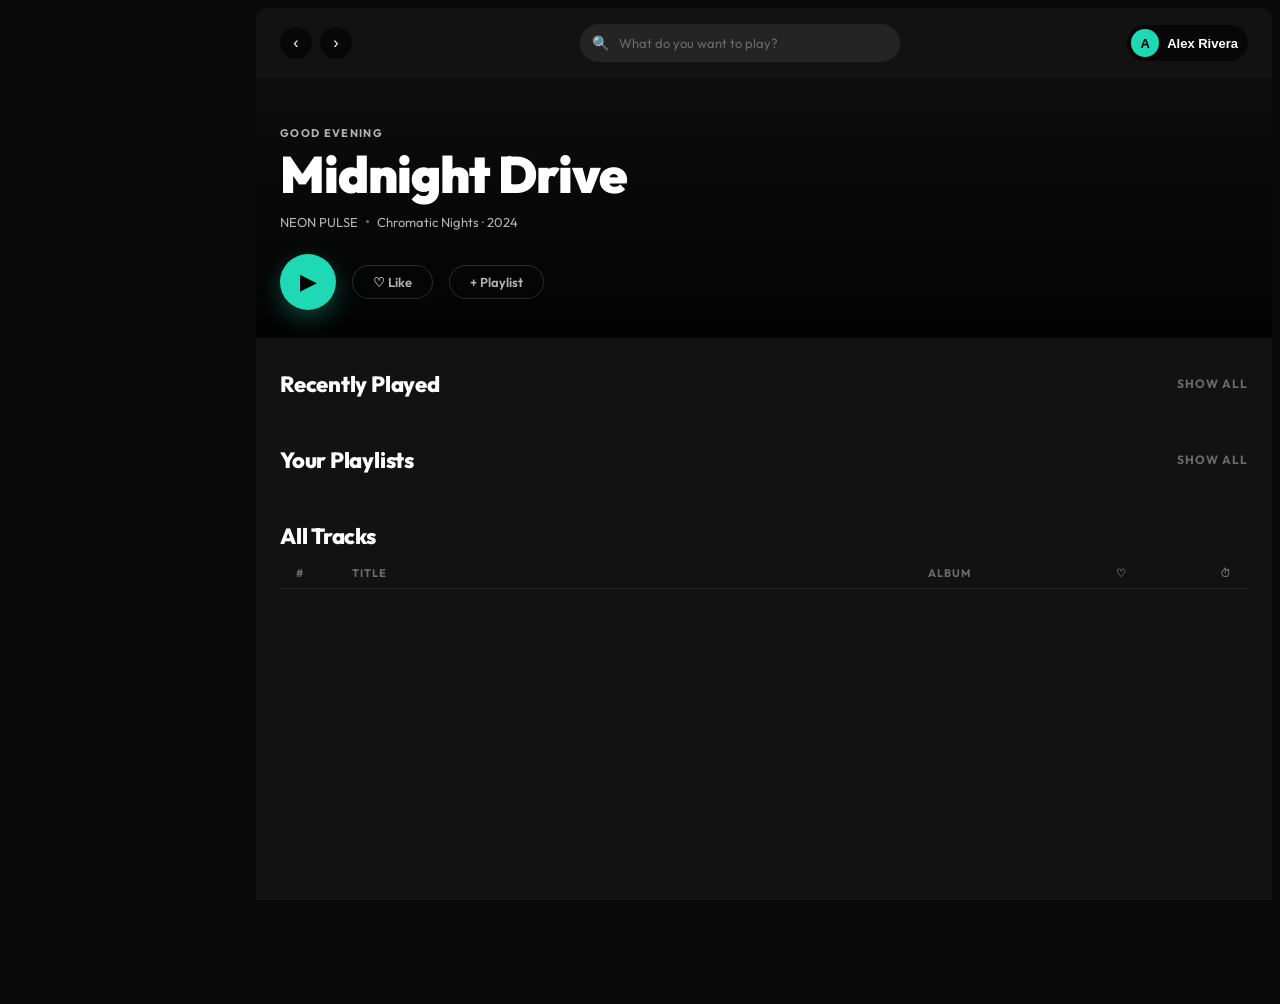
<file: index.html>
<!DOCTYPE html>
<html lang="en">
<head>
  <meta charset="UTF-8"/>
  <meta name="viewport" content="width=device-width, initial-scale=1.0"/>
  <title>SONIX — Home</title>
  <link rel="stylesheet" href="styles/global.css"/>
</head>
<body>
<div class="sidebar-overlay" onclick="closeMobileSidebar()"></div>
<div class="app-layout">

  <!-- SIDEBAR (injected by JS) -->
  <div id="sidebarMount"></div>

  <!-- MAIN -->
  <div class="main-area">
    <div class="topbar" id="topbar">
      <div class="topbar-left">
        <button class="mobile-menu-btn" onclick="toggleSidebar()" aria-label="Menu">☰</button>
        <button class="nav-arrow" onclick="history.back()">‹</button>
        <button class="nav-arrow" onclick="history.forward()">›</button>
      </div>
      <div class="topbar-search">
        <span class="search-icon-label">🔍</span>
        <input class="search-input" id="searchInput" type="text" placeholder="What do you want to play?" oninput="filterTracks(this.value)"/>
      </div>
      <div class="topbar-right">
        <button class="user-btn">
          <div class="user-av">A</div>
          <span class="user-lbl">Alex Rivera</span>
        </button>
      </div>
    </div>

    <div class="page-scroll" id="pageScroll">

      <!-- Hero gradient based on current track -->
      <div class="page-hero" id="pageHero" style="--hero-color:#1d4b3e;">
        <div id="heroContent">
          <div class="hero-label">Good evening</div>
          <h1 class="hero-h1" id="heroTitle">Midnight Drive</h1>
          <div class="hero-sub">
            <span id="heroArtist">NEON PULSE</span>
            <span class="hero-dot"></span>
            <span id="heroAlbum">Chromatic Nights · 2024</span>
          </div>
          <div class="hero-actions">
            <button class="btn-play-big" onclick="togglePlay()" id="heroPlayBtn">▶</button>
            <button class="btn-ghost" onclick="toggleLikeHero()" id="heroLikeBtn">♡ Like</button>
            <button class="btn-ghost" onclick="openCreateModal()">+ Playlist</button>
          </div>
        </div>
      </div>

      <!-- Recently Played -->
      <div class="section-head">
        <h2 class="section-title">Recently Played</h2>
        <button class="show-all-btn" onclick="toggleShowAll()">Show all</button>
      </div>
      <div class="card-grid" id="recentGrid"></div>

      <!-- Your Playlists -->
      <div class="section-head">
        <h2 class="section-title">Your Playlists</h2>
        <button class="show-all-btn" onclick="window.location.href='playlist.html'">Show all</button>
      </div>
      <div class="card-grid" id="playlistGrid"></div>

      <!-- All Tracks -->
      <div class="section-head">
        <h2 class="section-title" id="tracklistTitle">All Tracks</h2>
      </div>
      <div class="tl-head">
        <div class="tl-col">#</div>
        <div class="tl-col">Title</div>
        <div class="tl-col">Album</div>
        <div class="tl-col">♡</div>
        <div class="tl-col right">⏱</div>
      </div>
      <div id="trackList"></div>

    </div>
  </div>

  <!-- PLAYER BAR (injected by JS) -->
  <div id="playerMount"></div>
  <!-- BOTTOM NAV (injected by JS) -->
  <div id="bottomNavMount"></div>
</div>

<!-- Create Playlist Modal -->
<div class="modal-overlay" id="createModal" onclick="closeModalBg(event)">
  <div class="modal-box">
    <div class="modal-title">Create playlist</div>
    <input type="text" class="modal-input" id="plNameInput" placeholder="My Playlist #1"/>
    <input type="text" class="modal-input" id="plDescInput" placeholder="Add an optional description"/>
    <div class="modal-acts">
      <button class="btn-cancel-m" onclick="closeModal()">Cancel</button>
      <button class="btn-create-m" onclick="createPlaylist()">Create</button>
    </div>
  </div>
</div>

<script src="scripts/data.js"></script>
<script src="scripts/layout.js"></script>
<script src="scripts/player.js"></script>
<script>
document.addEventListener('DOMContentLoaded', () => {
  document.getElementById('sidebarMount').innerHTML = renderSidebar('home');
  document.getElementById('playerMount').innerHTML = renderPlayerBar();
  document.getElementById('bottomNavMount').innerHTML = renderBottomNav('home');

  updateHero();
  renderRecentGrid();
  renderPlaylistGrid();
  renderTrackList(TRACKS);
});

function updateHero() {
  const track = appState.queue[appState.currentTrackIndex] || TRACKS[0];
  document.getElementById('heroTitle').textContent = track.title;
  document.getElementById('heroArtist').textContent = track.artist;
  document.getElementById('heroAlbum').textContent = `${track.album} · ${track.year}`;
  document.getElementById('pageHero').style.setProperty('--hero-color', hexToRgb(track.color));
  document.getElementById('heroPlayBtn').textContent = appState.isPlaying ? '⏸' : '▶';
  const likeBtn = document.getElementById('heroLikeBtn');
  likeBtn.textContent = track.liked ? '♥ Liked' : '♡ Like';
  likeBtn.style.color = track.liked ? 'var(--accent)' : '';
}

function hexToRgb(hex) {
  const r = parseInt(hex.slice(1,3),16), g = parseInt(hex.slice(3,5),16), b = parseInt(hex.slice(5,7),16);
  return `rgb(${Math.round(r*0.15)}, ${Math.round(g*0.3)}, ${Math.round(b*0.25)})`;
}

function renderRecentGrid() {
  const recent = [...TRACKS].slice(0,6);
  document.getElementById('recentGrid').innerHTML = recent.map((track,i) => `
    <div class="music-card fade-up" style="animation-delay:${i*0.05}s" onclick="playTrack(${i})">
      <div class="card-art" style="background: linear-gradient(135deg,${track.color}44,${track.color}11)">
        ${track.emoji}
        <button class="card-play" onclick="event.stopPropagation();playTrack(${i})">▶</button>
      </div>
      <div class="card-title">${track.title}</div>
      <div class="card-sub">${track.artist} · ${track.genre}</div>
    </div>
  `).join('');
}

function renderPlaylistGrid() {
  document.getElementById('playlistGrid').innerHTML = PLAYLISTS.slice(0,6).map((pl,i) => {
    const ft = TRACKS.find(t => t.id === pl.trackIds[0]);
    return `
    <div class="music-card fade-up" style="animation-delay:${i*0.05}s" onclick="playPlaylistCard(${pl.id})">
      <div class="card-art" style="background: linear-gradient(135deg,${pl.color}44,${pl.color}11)">
        ${ft?.emoji || '🎵'}
        <button class="card-play" onclick="event.stopPropagation();playPlaylistCard(${pl.id})">▶</button>
      </div>
      <div class="card-title">${pl.name}</div>
      <div class="card-sub">${pl.trackIds.length} tracks · ${pl.tag}</div>
    </div>`
  }).join('');
}

let filteredTracks = TRACKS;
function renderTrackList(tracks) {
  filteredTracks = tracks;
  document.getElementById('trackList').innerHTML = tracks.map((track, i) => {
    const isPlaying = appState.queue[appState.currentTrackIndex]?.id === track.id && appState.isPlaying;
    return `
    <div class="track-row ${appState.queue[appState.currentTrackIndex]?.id === track.id ? 'now-playing' : ''}" ondblclick="playTrackById(${track.id})">
      <div class="tr-num-wrap">
        <span class="tr-num">${isPlaying ? '' : (i+1)}</span>
        <span class="tr-play-ico">${isPlaying ? '<div class="eq"><span></span><span></span><span></span></div>' : '▶'}</span>
      </div>
      <div class="tr-info">
        <div class="tr-thumb" style="background:linear-gradient(135deg,${track.color}44,${track.color}11)">${track.emoji}</div>
        <div>
          <div class="tr-title">${track.title}</div>
          <div class="tr-artist">${track.artist}</div>
        </div>
      </div>
      <div class="tr-album">${track.album}</div>
      <button class="track-like ${track.liked?'liked':''}" onclick="likeTrack(event,${track.id})">${track.liked?'♥':'♡'}</button>
      <div class="tr-dur">${track.duration}</div>
    </div>`;
  }).join('');
}

function filterTracks(query) {
  const q = query.toLowerCase().trim();
  if (!q) {
    document.getElementById('tracklistTitle').textContent = 'All Tracks';
    renderTrackList(TRACKS);
    return;
  }
  const filtered = TRACKS.filter(t =>
    t.title.toLowerCase().includes(q) ||
    t.artist.toLowerCase().includes(q) ||
    t.album.toLowerCase().includes(q) ||
    t.genre.toLowerCase().includes(q)
  );
  document.getElementById('tracklistTitle').textContent = `Search results (${filtered.length})`;
  renderTrackList(filtered);
}

function playTrack(idx) {
  appState.queue = TRACKS;
  appState.currentTrackIndex = idx;
  appState.isPlaying = true;
  saveState();
  refreshPlayerBar();
  updateHero();
  startProgress();
  renderTrackList(filteredTracks);
  document.getElementById('pbPlay').textContent = '⏸';
}

function playTrackById(id) {
  const idx = TRACKS.findIndex(t => t.id === id);
  if (idx >= 0) playTrack(idx);
}

function playPlaylistCard(id) {
  const pl = PLAYLISTS.find(p => p.id === id);
  if (!pl) return;
  appState.queue = pl.trackIds.map(i => TRACKS.find(t=>t.id===i)).filter(Boolean);
  appState.currentTrackIndex = 0;
  appState.isPlaying = true;
  saveState();
  refreshPlayerBar();
  updateHero();
  startProgress();
}

function likeTrack(event, id) {
  event.stopPropagation();
  const track = TRACKS.find(t => t.id === id);
  if (!track) return;
  track.liked = !track.liked;
  const btn = event.currentTarget;
  btn.textContent = track.liked ? '♥' : '♡';
  btn.classList.toggle('liked', track.liked);
  btn.style.opacity = '1';
  saveState();
}

function toggleLikeHero() {
  const track = appState.queue[appState.currentTrackIndex] || TRACKS[0];
  track.liked = !track.liked;
  const orig = TRACKS.find(t=>t.id===track.id);
  if (orig) orig.liked = track.liked;
  updateHero();
  saveState();
}

let showAll = false;
function toggleShowAll() {
  showAll = !showAll;
  document.querySelector('#recentGrid').style.display = showAll ? 'grid' : '';
}

// Modal
function openCreateModal() {
  document.getElementById('createModal').classList.add('open');
  setTimeout(()=>document.getElementById('plNameInput').focus(),200);
}
function closeModal() { document.getElementById('createModal').classList.remove('open'); }
function closeModalBg(e) { if(e.target===document.getElementById('createModal')) closeModal(); }
function createPlaylist() {
  const name = document.getElementById('plNameInput').value.trim();
  if (!name) return;
  alert(`Playlist "${name}" created! Find it in the Playlists tab.`);
  closeModal();
  document.getElementById('plNameInput').value = '';
  document.getElementById('plDescInput').value = '';
}
</script>
</body>
</html>
</file>
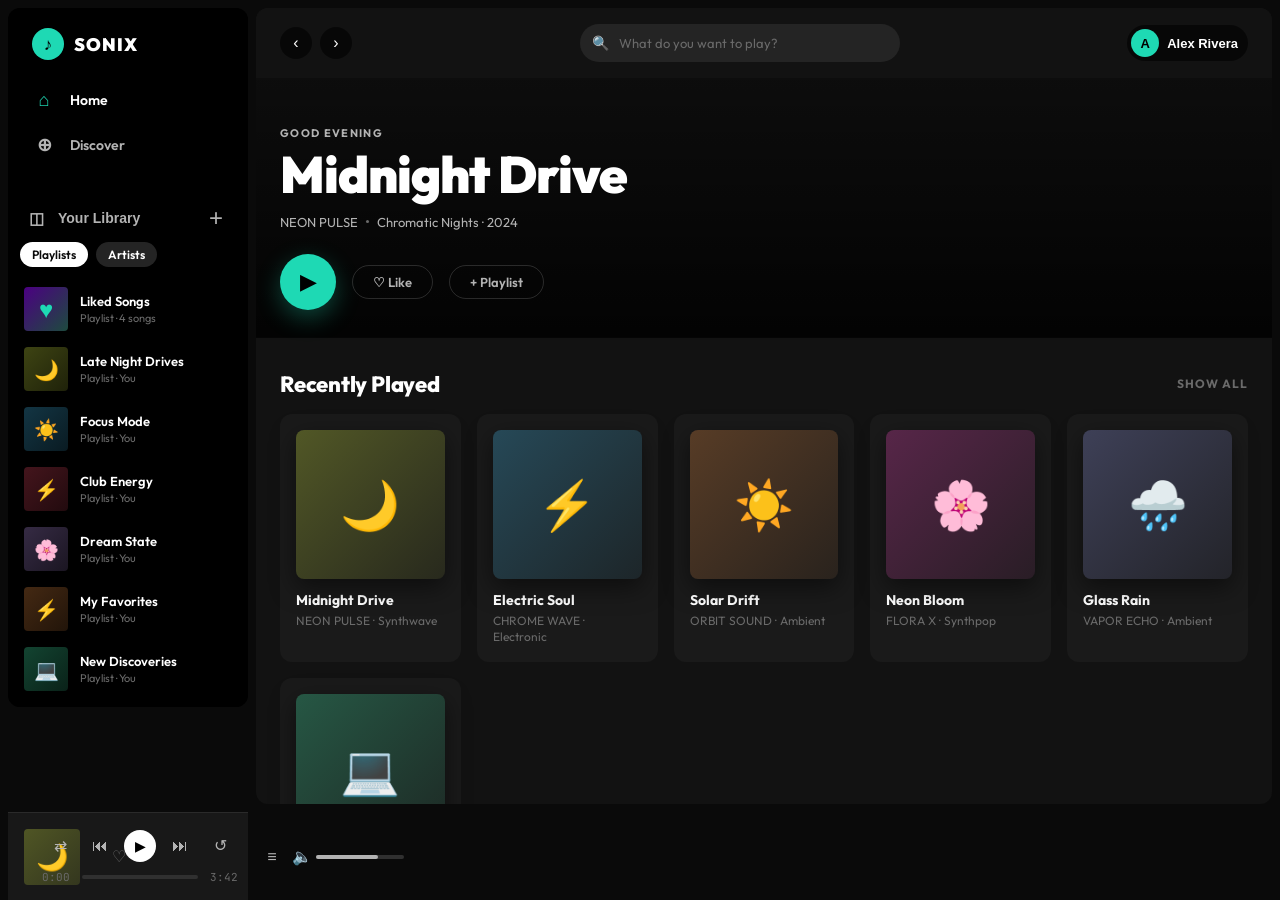
<file: sonix-music-player/index.html>
<!DOCTYPE html>
<html lang="en">
<head>
  <meta charset="UTF-8"/>
  <meta name="viewport" content="width=device-width, initial-scale=1.0"/>
  <title>SONIX — Home</title>
  <link rel="stylesheet" href="styles/global.css"/>
</head>
<body>
<div class="app-layout">

  <!-- SIDEBAR (injected by JS) -->
  <div id="sidebarMount"></div>

  <!-- MAIN -->
  <div class="main-area">
    <div class="topbar" id="topbar">
      <div class="topbar-left">
        <button class="nav-arrow" onclick="history.back()">‹</button>
        <button class="nav-arrow" onclick="history.forward()">›</button>
      </div>
      <div class="topbar-search">
        <span class="search-icon-label">🔍</span>
        <input class="search-input" id="searchInput" type="text" placeholder="What do you want to play?" oninput="filterTracks(this.value)"/>
      </div>
      <div class="topbar-right">
        <button class="user-btn">
          <div class="user-av">A</div>
          <span class="user-lbl">Alex Rivera</span>
        </button>
      </div>
    </div>

    <div class="page-scroll" id="pageScroll">

      <!-- Hero gradient based on current track -->
      <div class="page-hero" id="pageHero" style="--hero-color:#1d4b3e;">
        <div id="heroContent">
          <div class="hero-label">Good evening</div>
          <h1 class="hero-h1" id="heroTitle">Midnight Drive</h1>
          <div class="hero-sub">
            <span id="heroArtist">NEON PULSE</span>
            <span class="hero-dot"></span>
            <span id="heroAlbum">Chromatic Nights · 2024</span>
          </div>
          <div class="hero-actions">
            <button class="btn-play-big" onclick="togglePlay()" id="heroPlayBtn">▶</button>
            <button class="btn-ghost" onclick="toggleLikeHero()" id="heroLikeBtn">♡ Like</button>
            <button class="btn-ghost" onclick="openCreateModal()">+ Playlist</button>
          </div>
        </div>
      </div>

      <!-- Recently Played -->
      <div class="section-head">
        <h2 class="section-title">Recently Played</h2>
        <button class="show-all-btn" onclick="toggleShowAll()">Show all</button>
      </div>
      <div class="card-grid" id="recentGrid"></div>

      <!-- Your Playlists -->
      <div class="section-head">
        <h2 class="section-title">Your Playlists</h2>
        <button class="show-all-btn" onclick="window.location.href='playlist.html'">Show all</button>
      </div>
      <div class="card-grid" id="playlistGrid"></div>

      <!-- All Tracks -->
      <div class="section-head">
        <h2 class="section-title" id="tracklistTitle">All Tracks</h2>
      </div>
      <div class="tl-head">
        <div class="tl-col">#</div>
        <div class="tl-col">Title</div>
        <div class="tl-col">Album</div>
        <div class="tl-col">♡</div>
        <div class="tl-col right">⏱</div>
      </div>
      <div id="trackList"></div>

    </div>
  </div>

  <!-- PLAYER BAR (injected by JS) -->
  <div id="playerMount"></div>
</div>

<!-- Create Playlist Modal -->
<div class="modal-overlay" id="createModal" onclick="closeModalBg(event)">
  <div class="modal-box">
    <div class="modal-title">Create playlist</div>
    <input type="text" class="modal-input" id="plNameInput" placeholder="My Playlist #1"/>
    <input type="text" class="modal-input" id="plDescInput" placeholder="Add an optional description"/>
    <div class="modal-acts">
      <button class="btn-cancel-m" onclick="closeModal()">Cancel</button>
      <button class="btn-create-m" onclick="createPlaylist()">Create</button>
    </div>
  </div>
</div>

<script src="scripts/data.js"></script>
<script src="scripts/layout.js"></script>
<script src="scripts/player.js"></script>
<script>
document.addEventListener('DOMContentLoaded', () => {
  document.getElementById('sidebarMount').innerHTML = renderSidebar('home');
  document.getElementById('playerMount').innerHTML = renderPlayerBar();

  updateHero();
  renderRecentGrid();
  renderPlaylistGrid();
  renderTrackList(TRACKS);
});

function updateHero() {
  const track = appState.queue[appState.currentTrackIndex] || TRACKS[0];
  document.getElementById('heroTitle').textContent = track.title;
  document.getElementById('heroArtist').textContent = track.artist;
  document.getElementById('heroAlbum').textContent = `${track.album} · ${track.year}`;
  document.getElementById('pageHero').style.setProperty('--hero-color', hexToRgb(track.color));
  document.getElementById('heroPlayBtn').textContent = appState.isPlaying ? '⏸' : '▶';
  const likeBtn = document.getElementById('heroLikeBtn');
  likeBtn.textContent = track.liked ? '♥ Liked' : '♡ Like';
  likeBtn.style.color = track.liked ? 'var(--accent)' : '';
}

function hexToRgb(hex) {
  const r = parseInt(hex.slice(1,3),16), g = parseInt(hex.slice(3,5),16), b = parseInt(hex.slice(5,7),16);
  return `rgb(${Math.round(r*0.15)}, ${Math.round(g*0.3)}, ${Math.round(b*0.25)})`;
}

function renderRecentGrid() {
  const recent = [...TRACKS].slice(0,6);
  document.getElementById('recentGrid').innerHTML = recent.map((track,i) => `
    <div class="music-card fade-up" style="animation-delay:${i*0.05}s" onclick="playTrack(${i})">
      <div class="card-art" style="background: linear-gradient(135deg,${track.color}44,${track.color}11)">
        ${track.emoji}
        <button class="card-play" onclick="event.stopPropagation();playTrack(${i})">▶</button>
      </div>
      <div class="card-title">${track.title}</div>
      <div class="card-sub">${track.artist} · ${track.genre}</div>
    </div>
  `).join('');
}

function renderPlaylistGrid() {
  document.getElementById('playlistGrid').innerHTML = PLAYLISTS.slice(0,6).map((pl,i) => {
    const ft = TRACKS.find(t => t.id === pl.trackIds[0]);
    return `
    <div class="music-card fade-up" style="animation-delay:${i*0.05}s" onclick="playPlaylistCard(${pl.id})">
      <div class="card-art" style="background: linear-gradient(135deg,${pl.color}44,${pl.color}11)">
        ${ft?.emoji || '🎵'}
        <button class="card-play" onclick="event.stopPropagation();playPlaylistCard(${pl.id})">▶</button>
      </div>
      <div class="card-title">${pl.name}</div>
      <div class="card-sub">${pl.trackIds.length} tracks · ${pl.tag}</div>
    </div>`
  }).join('');
}

let filteredTracks = TRACKS;
function renderTrackList(tracks) {
  filteredTracks = tracks;
  document.getElementById('trackList').innerHTML = tracks.map((track, i) => {
    const isPlaying = appState.queue[appState.currentTrackIndex]?.id === track.id && appState.isPlaying;
    return `
    <div class="track-row ${appState.queue[appState.currentTrackIndex]?.id === track.id ? 'now-playing' : ''}" ondblclick="playTrackById(${track.id})">
      <div class="tr-num-wrap">
        <span class="tr-num">${isPlaying ? '' : (i+1)}</span>
        <span class="tr-play-ico">${isPlaying ? '<div class="eq"><span></span><span></span><span></span></div>' : '▶'}</span>
      </div>
      <div class="tr-info">
        <div class="tr-thumb" style="background:linear-gradient(135deg,${track.color}44,${track.color}11)">${track.emoji}</div>
        <div>
          <div class="tr-title">${track.title}</div>
          <div class="tr-artist">${track.artist}</div>
        </div>
      </div>
      <div class="tr-album">${track.album}</div>
      <button class="track-like ${track.liked?'liked':''}" onclick="likeTrack(event,${track.id})">${track.liked?'♥':'♡'}</button>
      <div class="tr-dur">${track.duration}</div>
    </div>`;
  }).join('');
}

function filterTracks(query) {
  const q = query.toLowerCase().trim();
  if (!q) {
    document.getElementById('tracklistTitle').textContent = 'All Tracks';
    renderTrackList(TRACKS);
    return;
  }
  const filtered = TRACKS.filter(t =>
    t.title.toLowerCase().includes(q) ||
    t.artist.toLowerCase().includes(q) ||
    t.album.toLowerCase().includes(q) ||
    t.genre.toLowerCase().includes(q)
  );
  document.getElementById('tracklistTitle').textContent = `Search results (${filtered.length})`;
  renderTrackList(filtered);
}

function playTrack(idx) {
  appState.queue = TRACKS;
  appState.currentTrackIndex = idx;
  appState.isPlaying = true;
  saveState();
  refreshPlayerBar();
  updateHero();
  startProgress();
  renderTrackList(filteredTracks);
  document.getElementById('pbPlay').textContent = '⏸';
}

function playTrackById(id) {
  const idx = TRACKS.findIndex(t => t.id === id);
  if (idx >= 0) playTrack(idx);
}

function playPlaylistCard(id) {
  const pl = PLAYLISTS.find(p => p.id === id);
  if (!pl) return;
  appState.queue = pl.trackIds.map(i => TRACKS.find(t=>t.id===i)).filter(Boolean);
  appState.currentTrackIndex = 0;
  appState.isPlaying = true;
  saveState();
  refreshPlayerBar();
  updateHero();
  startProgress();
}

function likeTrack(event, id) {
  event.stopPropagation();
  const track = TRACKS.find(t => t.id === id);
  if (!track) return;
  track.liked = !track.liked;
  const btn = event.currentTarget;
  btn.textContent = track.liked ? '♥' : '♡';
  btn.classList.toggle('liked', track.liked);
  btn.style.opacity = '1';
  saveState();
}

function toggleLikeHero() {
  const track = appState.queue[appState.currentTrackIndex] || TRACKS[0];
  track.liked = !track.liked;
  const orig = TRACKS.find(t=>t.id===track.id);
  if (orig) orig.liked = track.liked;
  updateHero();
  saveState();
}

let showAll = false;
function toggleShowAll() {
  showAll = !showAll;
  document.querySelector('#recentGrid').style.display = showAll ? 'grid' : '';
}

// Modal
function openCreateModal() {
  document.getElementById('createModal').classList.add('open');
  setTimeout(()=>document.getElementById('plNameInput').focus(),200);
}
function closeModal() { document.getElementById('createModal').classList.remove('open'); }
function closeModalBg(e) { if(e.target===document.getElementById('createModal')) closeModal(); }
function createPlaylist() {
  const name = document.getElementById('plNameInput').value.trim();
  if (!name) return;
  alert(`Playlist "${name}" created! Find it in the Playlists tab.`);
  closeModal();
  document.getElementById('plNameInput').value = '';
  document.getElementById('plDescInput').value = '';
}
</script>
</body>
</html>
</file>
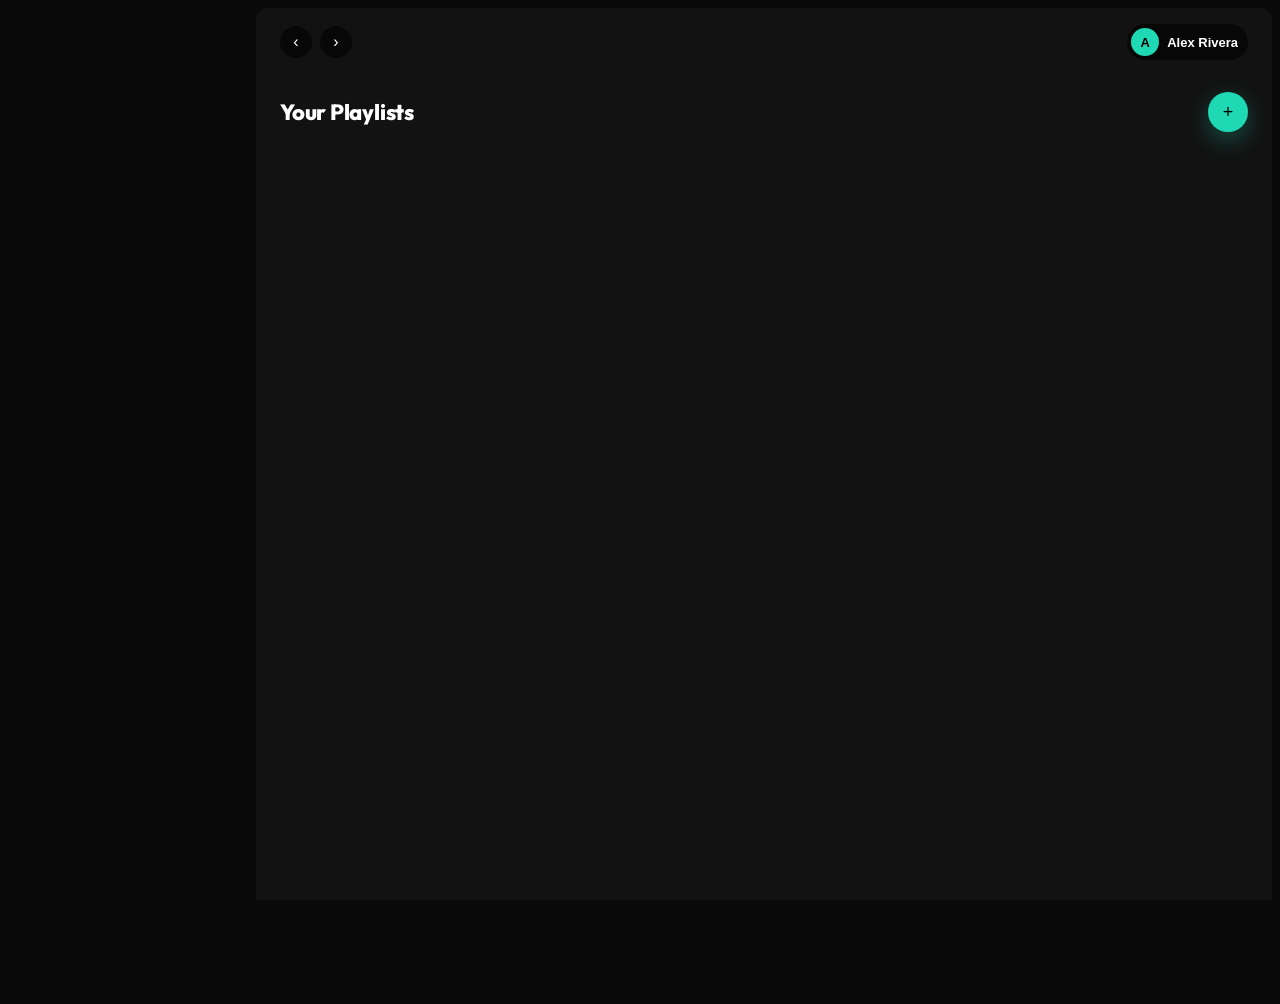
<file: playlist.html>
<!DOCTYPE html>
<html lang="en">
<head>
  <meta charset="UTF-8"/>
  <meta name="viewport" content="width=device-width, initial-scale=1.0"/>
  <title>SONIX — Playlists</title>
  <link rel="stylesheet" href="styles/global.css"/>
</head>
<body>
<div class="sidebar-overlay" onclick="closeMobileSidebar()"></div>
<div class="app-layout">
  <div id="sidebarMount"></div>

  <div class="main-area">
    <div class="topbar" id="topbar">
      <div class="topbar-left">
        <button class="mobile-menu-btn" onclick="toggleSidebar()" aria-label="Menu">☰</button>
        <button class="nav-arrow" onclick="history.back()">‹</button>
        <button class="nav-arrow" onclick="history.forward()">›</button>
      </div>
      <div class="topbar-right">
        <button class="user-btn"><div class="user-av">A</div><span class="user-lbl">Alex Rivera</span></button>
      </div>
    </div>

    <div class="page-scroll" id="pageScroll">

      <!-- Grid View -->
      <div id="gridView">
        <div class="section-head" style="margin-top:16px;">
          <h2 class="section-title">Your Playlists</h2>
          <button class="btn-play-big" onclick="openCreateModal()" title="New playlist" style="width:40px;height:40px;font-size:18px;">+</button>
        </div>
        <div class="card-grid" id="plGrid"></div>
      </div>

      <!-- Detail View -->
      <div id="detailView" style="display:none;">
        <button onclick="showGrid()" style="background:none;border:none;color:var(--text-muted);font-size:13px;font-weight:700;font-family:var(--font);cursor:pointer;display:flex;align-items:center;gap:6px;padding:16px 0 0;transition:color 0.2s;" onmouseover="this.style.color='var(--text-primary)'" onmouseout="this.style.color='var(--text-muted)'">‹ Back</button>
        <div id="detailContent"></div>
      </div>

    </div>
  </div>

  <div id="playerMount"></div>
  <div id="bottomNavMount"></div>
</div>

<!-- Create Modal -->
<div class="modal-overlay" id="createModal" onclick="closeModalBg(event)">
  <div class="modal-box">
    <div class="modal-title">Create playlist</div>
    <input type="text" class="modal-input" id="plNameInput" placeholder="My Playlist #1"/>
    <input type="text" class="modal-input" id="plDescInput" placeholder="Add an optional description"/>
    <div class="modal-acts">
      <button class="btn-cancel-m" onclick="closeModal()">Cancel</button>
      <button class="btn-create-m" onclick="createPlaylist()">Create</button>
    </div>
  </div>
</div>

<script src="scripts/data.js"></script>
<script src="scripts/layout.js"></script>
<script src="scripts/player.js"></script>
<script>
let localPlaylists = JSON.parse(JSON.stringify(PLAYLISTS));

document.addEventListener('DOMContentLoaded', () => {
  document.getElementById('sidebarMount').innerHTML = renderSidebar('playlists');
  document.getElementById('playerMount').innerHTML = renderPlayerBar();
  document.getElementById('bottomNavMount').innerHTML = renderBottomNav('playlist');

  const params = new URLSearchParams(window.location.search);
  const id = params.get('id');
  if (id) showDetail(parseInt(id));
  else renderGrid();
});

function renderGrid() {
  document.getElementById('plGrid').innerHTML = localPlaylists.map((pl, i) => {
    const tracks = pl.trackIds.map(id => TRACKS.find(t=>t.id===id)).filter(Boolean);
    const emojis = tracks.slice(0,4).map(t=>t.emoji);
    while (emojis.length < 4) emojis.push('🎵');
    return `
    <div class="music-card fade-up" style="animation-delay:${i*0.05}s" onclick="showDetail(${pl.id})">
      <div class="card-art" style="padding:0;border-radius:var(--radius-sm);overflow:hidden;display:grid;grid-template-columns:1fr 1fr;gap:2px;font-size:32px;">
        ${emojis.map(e=>`<div style="background:var(--bg-card);display:flex;align-items:center;justify-content:center;aspect-ratio:1;">${e}</div>`).join('')}
        <button class="card-play" onclick="event.stopPropagation();playPl(${pl.id})" style="position:absolute;bottom:8px;right:8px;">▶</button>
      </div>
      <div class="card-title">${pl.name}</div>
      <div class="card-sub">${pl.description}</div>
    </div>`;
  }).join('');
}

function showDetail(id) {
  const pl = localPlaylists.find(p=>p.id===id);
  if (!pl) return;
  document.getElementById('gridView').style.display = 'none';
  document.getElementById('detailView').style.display = 'block';

  const tracks = pl.trackIds.map(tid => TRACKS.find(t=>t.id===tid)).filter(Boolean);
  const emojis = tracks.slice(0,4).map(t=>t.emoji);
  while (emojis.length < 4) emojis.push('🎵');

  const totalSec = tracks.reduce((a,t)=>a+t.durationSec,0);
  const hrs = Math.floor(totalSec/3600);
  const mins = Math.floor((totalSec%3600)/60);
  const durStr = hrs > 0 ? `${hrs} hr ${mins} min` : `${mins} min`;

  document.getElementById('detailContent').innerHTML = `
    <div class="page-hero" style="--hero-color:${hexToRgb(pl.color)}; margin:0 -24px; padding:32px 24px 28px; margin-bottom:24px;">
      <div class="pl-hero-wrap">
        <div class="pl-hero-art">
          ${emojis.map(e=>`<div class="pl-hero-cell">${e}</div>`).join('')}
        </div>
        <div>
          <div class="hero-label">Playlist</div>
          <h1 class="hero-h1">${pl.name}</h1>
          <div class="hero-sub">
            <span style="color:var(--text-primary);font-weight:700;">Alex Rivera</span>
            <span class="hero-dot"></span>
            <span>${tracks.length} songs, ${durStr}</span>
          </div>
        </div>
      </div>
    </div>

    <div class="hero-actions" style="margin-bottom:24px; padding:0 0;">
      <button class="btn-play-big" onclick="playPl(${pl.id})">▶</button>
      <button class="btn-ghost" onclick="shufflePl(${pl.id})">⇄ Shuffle</button>
      <button class="btn-icon">•••</button>
    </div>

    <div class="tl-head">
      <div class="tl-col">#</div>
      <div class="tl-col">Title</div>
      <div class="tl-col">Album</div>
      <div class="tl-col">♡</div>
      <div class="tl-col right">⏱</div>
    </div>
    ${tracks.map((track, i) => `
    <div class="track-row" ondblclick="playTrackFromPl(${track.id}, ${pl.id})">
      <div class="tr-num-wrap">
        <span class="tr-num">${i+1}</span>
        <span class="tr-play-ico">▶</span>
      </div>
      <div class="tr-info">
        <div class="tr-thumb" style="background:linear-gradient(135deg,${track.color}44,${track.color}11)">${track.emoji}</div>
        <div>
          <div class="tr-title">${track.title}</div>
          <div class="tr-artist">${track.artist}</div>
        </div>
      </div>
      <div class="tr-album">${track.album}</div>
      <button class="track-like ${track.liked?'liked':''}" onclick="likeT(event,${track.id})">${track.liked?'♥':'♡'}</button>
      <div class="tr-dur">${track.duration}</div>
    </div>`).join('')}
  `;
}

function hexToRgb(hex) {
  if (!hex || hex.length < 7) return '#1d4b3e';
  const r=parseInt(hex.slice(1,3),16), g=parseInt(hex.slice(3,5),16), b=parseInt(hex.slice(5,7),16);
  return `rgb(${Math.round(r*0.12)},${Math.round(g*0.25)},${Math.round(b*0.2)})`;
}

function showGrid() {
  document.getElementById('gridView').style.display = 'block';
  document.getElementById('detailView').style.display = 'none';
  renderGrid();
}

function playPl(id) {
  const pl = localPlaylists.find(p=>p.id===id);
  if (!pl) return;
  appState.queue = pl.trackIds.map(i=>TRACKS.find(t=>t.id===i)).filter(Boolean);
  appState.currentTrackIndex = 0; appState.isPlaying = true;
  saveState(); window.location.href = 'index.html';
}

function shufflePl(id) {
  const pl = localPlaylists.find(p=>p.id===id);
  if (!pl) return;
  const tracks = pl.trackIds.map(i=>TRACKS.find(t=>t.id===i)).filter(Boolean);
  appState.queue = [...tracks].sort(()=>Math.random()-0.5);
  appState.currentTrackIndex = 0; appState.isPlaying = true; appState.isShuffle = true;
  saveState(); window.location.href = 'index.html';
}

function playTrackFromPl(trackId, plId) {
  const pl = localPlaylists.find(p=>p.id===plId);
  if (!pl) return;
  appState.queue = pl.trackIds.map(i=>TRACKS.find(t=>t.id===i)).filter(Boolean);
  appState.currentTrackIndex = appState.queue.findIndex(t=>t.id===trackId);
  appState.isPlaying = true; saveState(); window.location.href = 'index.html';
}

function likeT(e, id) {
  e.stopPropagation();
  const t = TRACKS.find(t=>t.id===id); if (!t) return;
  t.liked = !t.liked;
  e.currentTarget.textContent = t.liked ? '♥' : '♡';
  e.currentTarget.classList.toggle('liked', t.liked);
  e.currentTarget.style.opacity = '1';
  saveState();
}

function openCreateModal() { document.getElementById('createModal').classList.add('open'); setTimeout(()=>document.getElementById('plNameInput').focus(),200); }
function closeModal() { document.getElementById('createModal').classList.remove('open'); }
function closeModalBg(e) { if(e.target===document.getElementById('createModal')) closeModal(); }

const COLORS = ["#1ed9b4","#f5a623","#e8445a","#8b5cf6","#3b82f6","#22c55e"];
const TAGS = ["Electronic","Pop","Rock","Hip-Hop","Jazz","Classical"];

function createPlaylist() {
  const name = document.getElementById('plNameInput').value.trim();
  if (!name) return;
  const desc = document.getElementById('plDescInput').value.trim() || 'A new playlist';
  const idx = localPlaylists.length % COLORS.length;
  localPlaylists.push({ id: Date.now(), name, description: desc, trackIds: [], color: COLORS[idx], tag: TAGS[idx], tagColor: COLORS[idx]+'22', tagTextColor: COLORS[idx] });
  closeModal();
  document.getElementById('plNameInput').value = ''; document.getElementById('plDescInput').value = '';
  renderGrid();
}
</script>
</body>
</html>
</file>
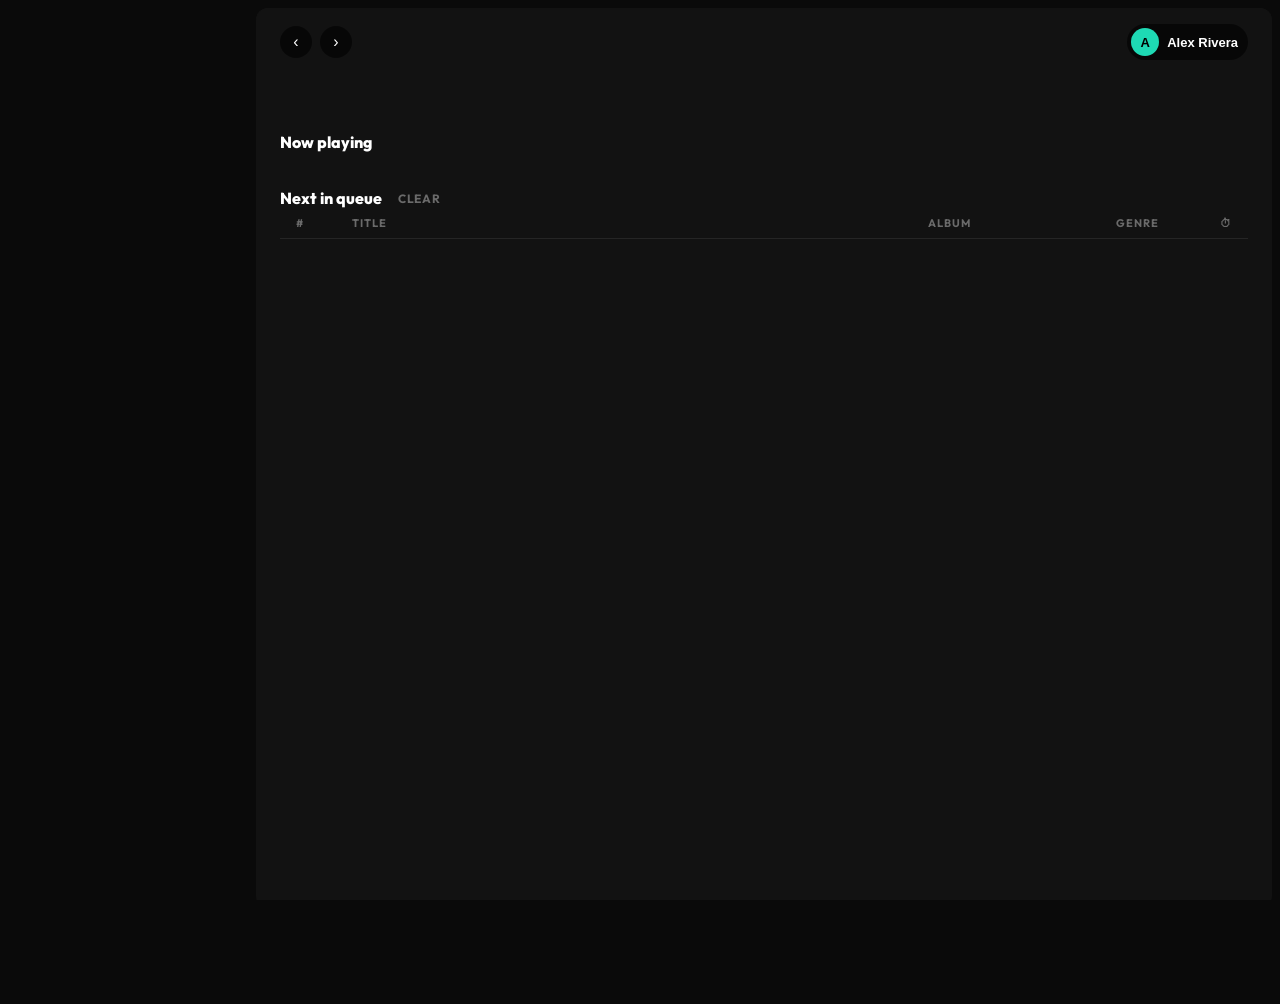
<file: queue.html>
<!DOCTYPE html>
<html lang="en">
<head>
  <meta charset="UTF-8"/>
  <meta name="viewport" content="width=device-width, initial-scale=1.0"/>
  <title>SONIX — Queue</title>
  <link rel="stylesheet" href="styles/global.css"/>
</head>
<body>
<div class="sidebar-overlay" onclick="closeMobileSidebar()"></div>
<div class="app-layout">
  <div id="sidebarMount"></div>

  <div class="main-area">
    <div class="topbar" id="topbar">
      <div class="topbar-left">
        <button class="mobile-menu-btn" onclick="toggleSidebar()" aria-label="Menu">☰</button>
        <button class="nav-arrow" onclick="history.back()">‹</button>
        <button class="nav-arrow" onclick="history.forward()">›</button>
      </div>
      <div class="topbar-right">
        <button class="user-btn"><div class="user-av">A</div><span class="user-lbl">Alex Rivera</span></button>
      </div>
    </div>

    <div class="page-scroll" id="pageScroll">
      <div style="padding: 32px 0 0;">

        <!-- Now Playing -->
        <div class="queue-section-lbl">Now playing</div>
        <div id="nowPlayingRow"></div>

        <!-- Divider -->
        <div style="display:flex;align-items:center;gap:16px; margin:24px 0 8px;">
          <div class="queue-section-lbl" style="padding:0; margin:0;">Next in queue</div>
          <button onclick="clearQueue()" style="background:none;border:none;color:var(--text-muted);font-size:12px;font-weight:700;font-family:var(--font);cursor:pointer;letter-spacing:0.06em;text-transform:uppercase;padding:0;transition:color 0.2s;" onmouseover="this.style.color='var(--text-primary)'" onmouseout="this.style.color='var(--text-muted)'">Clear</button>
        </div>

        <div class="tl-head">
          <div class="tl-col">#</div>
          <div class="tl-col">Title</div>
          <div class="tl-col">Album</div>
          <div class="tl-col">Genre</div>
          <div class="tl-col right">⏱</div>
        </div>
        <div id="queueList"></div>

      </div>
    </div>
  </div>

  <div id="playerMount"></div>
  <div id="bottomNavMount"></div>
</div>

<!-- Modal -->
<div class="modal-overlay" id="createModal" onclick="closeModalBg(event)">
  <div class="modal-box">
    <div class="modal-title">Create playlist</div>
    <input type="text" class="modal-input" id="plNameInput" placeholder="My Playlist #1"/>
    <div class="modal-acts">
      <button class="btn-cancel-m" onclick="closeModal()">Cancel</button>
      <button class="btn-create-m" onclick="closeModal()">Create</button>
    </div>
  </div>
</div>

<script src="scripts/data.js"></script>
<script src="scripts/layout.js"></script>
<script src="scripts/player.js"></script>
<script>
document.addEventListener('DOMContentLoaded', () => {
  document.getElementById('sidebarMount').innerHTML = renderSidebar('queue');
  document.getElementById('playerMount').innerHTML = renderPlayerBar();
  document.getElementById('bottomNavMount').innerHTML = renderBottomNav('queue');
  renderNowPlaying();
  renderQueueList();
});

function renderNowPlaying() {
  const track = appState.queue[appState.currentTrackIndex];
  if (!track) return;
  document.getElementById('nowPlayingRow').innerHTML = `
    <div class="track-row now-playing" style="cursor:default;">
      <div class="tr-num-wrap">
        <span class="tr-num" style="display:none;"></span>
        <span class="tr-play-ico"><div class="eq"><span></span><span></span><span></span></div></span>
      </div>
      <div class="tr-info">
        <div class="tr-thumb" style="background:linear-gradient(135deg,${track.color}44,${track.color}11)">${track.emoji}</div>
        <div>
          <div class="tr-title">${track.title}</div>
          <div class="tr-artist">${track.artist}</div>
        </div>
      </div>
      <div class="tr-album">${track.album}</div>
      <div style="font-size:12px;color:var(--text-muted);font-family:var(--font-mono);letter-spacing:0.06em;">${track.genre}</div>
      <div class="tr-dur">${track.duration}</div>
    </div>`;
}

function renderQueueList() {
  const queue = appState.queue;
  const startIdx = appState.currentTrackIndex + 1;
  const upcoming = [];
  for (let i = startIdx; i < queue.length; i++) upcoming.push({ track: queue[i], origIdx: i });
  // wrap around
  for (let i = 0; i < appState.currentTrackIndex; i++) upcoming.push({ track: queue[i], origIdx: i });

  document.getElementById('queueList').innerHTML = upcoming.map(({ track, origIdx }, i) => `
    <div class="track-row" ondblclick="jumpTo(${origIdx})">
      <div class="tr-num-wrap">
        <span class="tr-num">${i+1}</span>
        <span class="tr-play-ico">▶</span>
      </div>
      <div class="tr-info">
        <div class="tr-thumb" style="background:linear-gradient(135deg,${track.color}44,${track.color}11)">${track.emoji}</div>
        <div>
          <div class="tr-title">${track.title}</div>
          <div class="tr-artist">${track.artist}</div>
        </div>
      </div>
      <div class="tr-album">${track.album}</div>
      <div style="font-size:12px;color:var(--text-muted);font-family:var(--font-mono);letter-spacing:0.06em;">${track.genre}</div>
      <div class="tr-dur" style="display:flex;align-items:center;justify-content:flex-end;gap:8px;">
        <button onclick="removeFrom(${origIdx})" style="background:none;border:none;color:var(--text-muted);cursor:pointer;font-size:14px;opacity:0;transition:opacity 0.2s;" class="remove-btn">✕</button>
        ${track.duration}
      </div>
    </div>
  `).join('');

  // hover show remove buttons
  document.querySelectorAll('.track-row').forEach(row => {
    row.addEventListener('mouseenter', () => {
      const btn = row.querySelector('.remove-btn');
      if (btn) btn.style.opacity = '1';
    });
    row.addEventListener('mouseleave', () => {
      const btn = row.querySelector('.remove-btn');
      if (btn) btn.style.opacity = '0';
    });
  });
}

function jumpTo(idx) {
  appState.currentTrackIndex = idx;
  appState.isPlaying = true;
  saveState();
  window.location.href = 'index.html';
}

function removeFrom(idx) {
  if (appState.queue.length <= 1) return;
  appState.queue.splice(idx, 1);
  if (appState.currentTrackIndex >= appState.queue.length) appState.currentTrackIndex = 0;
  saveState();
  renderQueueList();
}

function clearQueue() {
  const current = appState.queue[appState.currentTrackIndex];
  appState.queue = current ? [current] : [...TRACKS];
  appState.currentTrackIndex = 0;
  saveState();
  renderQueueList();
}

function openCreateModal() { document.getElementById('createModal').classList.add('open'); }
function closeModal() { document.getElementById('createModal').classList.remove('open'); }
function closeModalBg(e) { if(e.target===document.getElementById('createModal')) closeModal(); }
</script>
</body>
</html>
</file>
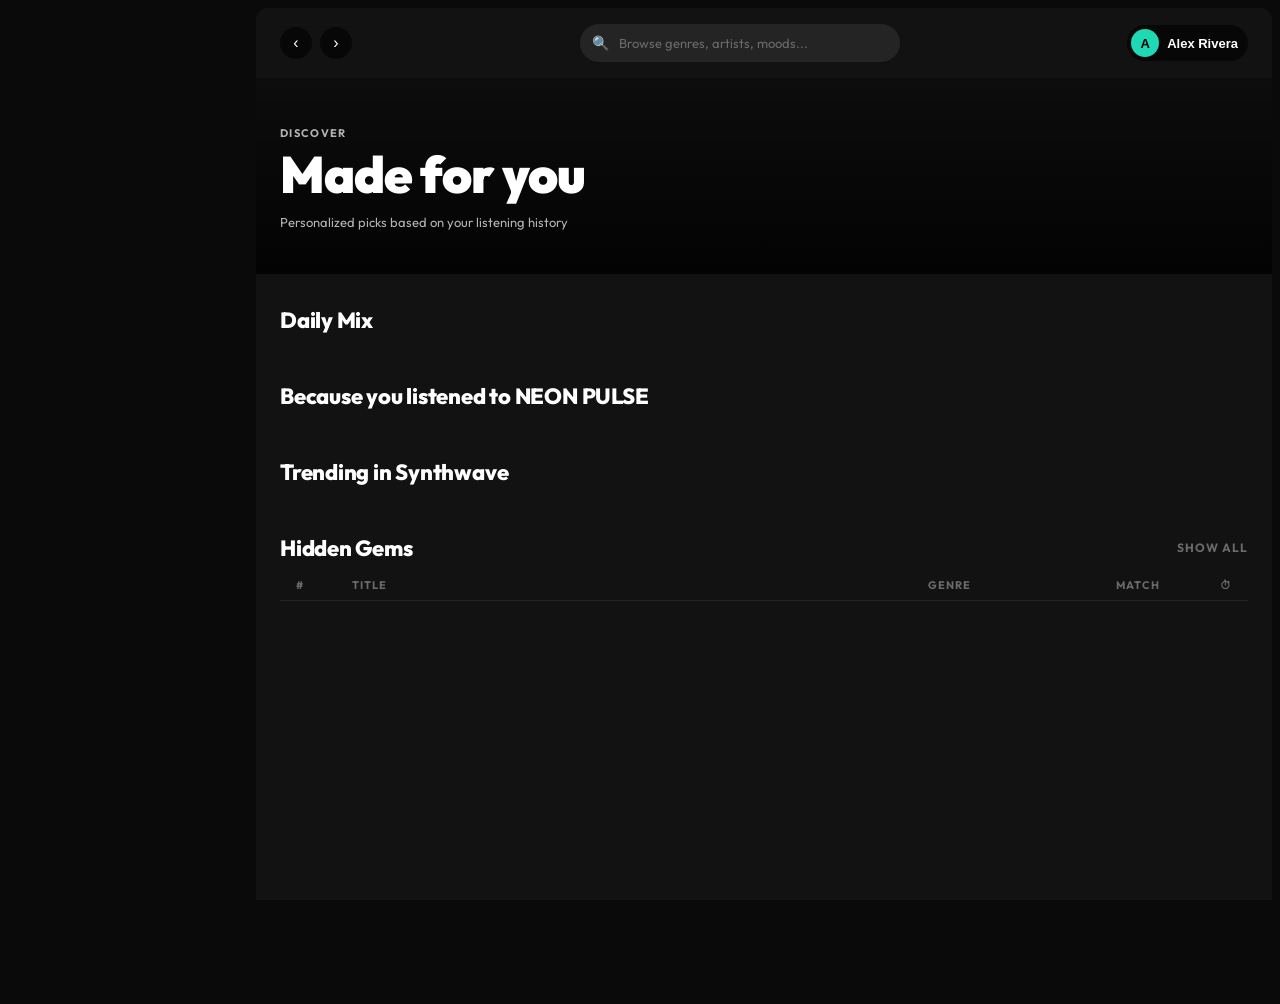
<file: recommendations.html>
<!DOCTYPE html>
<html lang="en">
<head>
  <meta charset="UTF-8"/>
  <meta name="viewport" content="width=device-width, initial-scale=1.0"/>
  <title>SONIX — Discover</title>
  <link rel="stylesheet" href="styles/global.css"/>
</head>
<body>
<div class="sidebar-overlay" onclick="closeMobileSidebar()"></div>
<div class="app-layout">
  <div id="sidebarMount"></div>

  <div class="main-area">
    <div class="topbar" id="topbar">
      <div class="topbar-left">
        <button class="mobile-menu-btn" onclick="toggleSidebar()" aria-label="Menu">☰</button>
        <button class="nav-arrow" onclick="history.back()">‹</button>
        <button class="nav-arrow" onclick="history.forward()">›</button>
      </div>
      <div class="topbar-search">
        <span class="search-icon-label">🔍</span>
        <input class="search-input" id="searchInput" type="text" placeholder="Browse genres, artists, moods..." oninput="filterRecs(this.value)"/>
      </div>
      <div class="topbar-right">
        <button class="user-btn"><div class="user-av">A</div><span class="user-lbl">Alex Rivera</span></button>
      </div>
    </div>

    <div class="page-scroll" id="pageScroll">

      <!-- Hero -->
      <div class="page-hero" style="--hero-color: rgb(10, 28, 40);">
        <div class="hero-label">Discover</div>
        <h1 class="hero-h1">Made for you</h1>
        <div class="hero-sub">Personalized picks based on your listening history</div>
        <!-- Genre Filter Pills -->
        <div class="genre-pills" id="genrePills"></div>
      </div>

      <!-- Daily Mix cards -->
      <div class="section-head">
        <h2 class="section-title">Daily Mix</h2>
      </div>
      <div class="card-grid" id="dailyMix"></div>

      <!-- Because you listened to -->
      <div class="section-head">
        <h2 class="section-title" id="becauseTitle">Because you listened to NEON PULSE</h2>
      </div>
      <div class="card-grid" id="becauseGrid"></div>

      <!-- Trending in genre -->
      <div class="section-head">
        <h2 class="section-title" id="trendingTitle">Trending in Synthwave</h2>
      </div>
      <div class="card-grid" id="trendingGrid"></div>

      <!-- Hidden Gems tracklist -->
      <div class="section-head">
        <h2 class="section-title">Hidden Gems</h2>
        <button class="show-all-btn">Show all</button>
      </div>
      <div class="tl-head">
        <div class="tl-col">#</div>
        <div class="tl-col">Title</div>
        <div class="tl-col">Genre</div>
        <div class="tl-col">Match</div>
        <div class="tl-col right">⏱</div>
      </div>
      <div id="gemsList"></div>

    </div>
  </div>

  <div id="playerMount"></div>
  <div id="bottomNavMount"></div>
</div>

<div class="modal-overlay" id="createModal" onclick="closeModalBg(event)">
  <div class="modal-box">
    <div class="modal-title">Create playlist</div>
    <input type="text" class="modal-input" id="plNameInput" placeholder="My Playlist #1"/>
    <div class="modal-acts">
      <button class="btn-cancel-m" onclick="closeModal()">Cancel</button>
      <button class="btn-create-m" onclick="closeModal()">Create</button>
    </div>
  </div>
</div>

<script src="scripts/data.js"></script>
<script src="scripts/layout.js"></script>
<script src="scripts/player.js"></script>
<script>
const REC_TRACKS = [
  { id:101, title:"Neon Highway", artist:"VOLTAGE RUSH", genre:"Synthwave", emoji:"🛣️", color:"#e8ff47", matchPct:97, tags:["Synthwave","Dark"], similarTo:"NEON PULSE", duration:"3:28", durationSec:208 },
  { id:102, title:"After Hours Protocol", artist:"GHOST NET", genre:"Synthwave", emoji:"🌃", color:"#a0a8ff", matchPct:94, tags:["Synthwave","Atmospheric"], similarTo:"NEON PULSE", duration:"4:12", durationSec:252 },
  { id:103, title:"Cascade Loop", artist:"SIGNAL LOSS", genre:"Electronic", emoji:"🔄", color:"#47c8ff", matchPct:91, tags:["Electronic","Glitch"], similarTo:"CHROME WAVE", duration:"3:55", durationSec:235 },
  { id:104, title:"Void Garden", artist:"TERRA NULL", genre:"Ambient", emoji:"🌿", color:"#47ffb8", matchPct:88, tags:["Ambient","Organic"], similarTo:"ORBIT SOUND", duration:"5:44", durationSec:344 },
  { id:105, title:"Static Dream", artist:"MEMBRANE", genre:"Dream Pop", emoji:"☁️", color:"#c8a0ff", matchPct:85, tags:["Dream Pop","Soft"], similarTo:"DREAMSCAPE", duration:"4:01", durationSec:241 },
  { id:106, title:"Datamosh", artist:"BIT DECAY", genre:"Electronic", emoji:"📡", color:"#ff9947", matchPct:82, tags:["Electronic","Experimental"], similarTo:"SYNTAX ERR", duration:"3:44", durationSec:224 },
  { id:107, title:"Phase Shift", artist:"QUANTUM BASS", genre:"Techno", emoji:"🎛️", color:"#ff4e6a", matchPct:79, tags:["Techno","Hard"], similarTo:"BASSLINE", duration:"6:22", durationSec:382 },
  { id:108, title:"Carbon Echo", artist:"THERMAL DRIFT", genre:"Ambient", emoji:"💨", color:"#a0e8ff", matchPct:76, tags:["Ambient","Drone"], similarTo:"VAPOR ECHO", duration:"7:15", durationSec:435 },
  { id:109, title:"Retrowave City", artist:"OUTRUN X", genre:"Synthwave", emoji:"🏙️", color:"#ff47c8", matchPct:95, tags:["Synthwave","Retro"], similarTo:"NEON PULSE", duration:"3:33", durationSec:213 },
  { id:110, title:"Frequency Bath", artist:"WAVE POOL", genre:"Ambient", emoji:"🌊", color:"#47c8e8", matchPct:87, tags:["Ambient","Meditative"], similarTo:"ORBIT SOUND", duration:"8:01", durationSec:481 },
  { id:111, title:"Neon Dusk", artist:"PRISM CUT", genre:"Synthwave", emoji:"🌆", color:"#ffcc47", matchPct:92, tags:["Synthwave","Melodic"], similarTo:"NEON PULSE", duration:"4:19", durationSec:259 },
  { id:112, title:"Electric Bloom", artist:"CURRENT WAVE", genre:"Electronic", emoji:"🌺", color:"#47ffa0", matchPct:83, tags:["Electronic","Uplifting"], similarTo:"CHROME WAVE", duration:"3:51", durationSec:231 },
];

const GENRES = ['All', 'Synthwave', 'Electronic', 'Ambient', 'Dream Pop', 'Techno'];
let activeGenre = 'All';
let liked = {};

document.addEventListener('DOMContentLoaded', () => {
  document.getElementById('sidebarMount').innerHTML = renderSidebar('discover');
  document.getElementById('playerMount').innerHTML = renderPlayerBar();
  document.getElementById('bottomNavMount').innerHTML = renderBottomNav('discover');
  renderPills();
  renderAll();
});

function renderPills() {
  document.getElementById('genrePills').innerHTML = GENRES.map(g => `
    <button class="g-pill ${g===activeGenre?'active':''}" onclick="setGenre('${g}')">${g}</button>
  `).join('');
}

function setGenre(g) { activeGenre = g; renderPills(); renderAll(); }

function getFiltered() {
  if (activeGenre === 'All') return REC_TRACKS;
  return REC_TRACKS.filter(t => t.genre === activeGenre);
}

function renderAll() {
  const filtered = getFiltered();
  const topArtist = USER.topArtists[0].name;
  const topGenre = USER.genreBreakdown[0].genre;

  document.getElementById('becauseTitle').textContent = `Because you listened to ${topArtist}`;
  document.getElementById('trendingTitle').textContent = `Trending in ${topGenre}`;

  // Daily Mix (random selection)
  const daily = [...filtered].sort(() => Math.random() - 0.5).slice(0, 6);
  renderCards('dailyMix', daily, true);

  // Because you listened to
  const because = filtered.filter(t => t.similarTo === topArtist).slice(0, 6);
  renderCards('becauseGrid', because.length ? because : filtered.slice(0, 6));

  // Trending in genre
  const trending = filtered.filter(t => t.genre === topGenre).slice(0, 6);
  renderCards('trendingGrid', trending.length ? trending : filtered.slice(2, 8));

  // Hidden gems tracklist
  const gems = [...filtered].sort((a,b) => a.matchPct - b.matchPct).slice(0, 8);
  renderGemsList(gems);
}

function renderCards(containerId, tracks, showBadge = false) {
  const el = document.getElementById(containerId);
  if (!tracks.length) {
    el.innerHTML = '<div style="color:var(--text-muted);font-size:13px;grid-column:1/-1;padding:16px 0;">No tracks for this filter.</div>';
    return;
  }
  el.innerHTML = tracks.map((track, i) => `
    <div class="music-card fade-up" style="animation-delay:${i*0.05}s" onclick="playRec(${track.id})">
      <div class="card-art" style="background:linear-gradient(135deg,${track.color}44,${track.color}11); position:relative;">
        ${track.emoji}
        ${showBadge ? `<div class="rec-badge">${track.matchPct}%</div>` : ''}
        <button class="card-play" onclick="event.stopPropagation();playRec(${track.id})">▶</button>
      </div>
      <div class="card-title">${track.title}</div>
      <div class="card-sub">${track.artist} · ${track.genre}</div>
    </div>
  `).join('');
}

function renderGemsList(tracks) {
  document.getElementById('gemsList').innerHTML = tracks.map((track, i) => `
    <div class="track-row" ondblclick="playRec(${track.id})">
      <div class="tr-num-wrap">
        <span class="tr-num">${i+1}</span>
        <span class="tr-play-ico">▶</span>
      </div>
      <div class="tr-info">
        <div class="tr-thumb" style="background:linear-gradient(135deg,${track.color}44,${track.color}11)">${track.emoji}</div>
        <div>
          <div class="tr-title">${track.title}</div>
          <div class="tr-artist">${track.artist}</div>
        </div>
      </div>
      <div class="tr-album">${track.genre}</div>
      <button class="track-like ${liked[track.id]?'liked':''}" onclick="likeRec(event,${track.id})">${liked[track.id]?'♥':'♡'}</button>
      <div class="tr-dur">${track.duration}</div>
    </div>
  `).join('');
}

function filterRecs(q) {
  q = q.toLowerCase().trim();
  if (!q) { renderAll(); return; }
  const filtered = REC_TRACKS.filter(t =>
    t.title.toLowerCase().includes(q) ||
    t.artist.toLowerCase().includes(q) ||
    t.genre.toLowerCase().includes(q)
  );
  renderCards('becauseGrid', filtered);
  renderCards('trendingGrid', filtered.slice(0,6));
}

function playRec(id) {
  const track = REC_TRACKS.find(t => t.id === id);
  if (!track) return;
  const qt = { ...track, album: 'Recommended', year: 2024, liked: false, bg: '' };
  appState.queue = [qt, ...appState.queue];
  appState.currentTrackIndex = 0;
  appState.isPlaying = true;
  saveState();
  window.location.href = 'index.html';
}

function likeRec(e, id) {
  e.stopPropagation();
  liked[id] = !liked[id];
  e.currentTarget.textContent = liked[id] ? '♥' : '♡';
  e.currentTarget.classList.toggle('liked', liked[id]);
  e.currentTarget.style.opacity = '1';
}

function openCreateModal() { document.getElementById('createModal').classList.add('open'); }
function closeModal() { document.getElementById('createModal').classList.remove('open'); }
function closeModalBg(e) { if(e.target===document.getElementById('createModal')) closeModal(); }
</script>
</body>
</html>
</file>
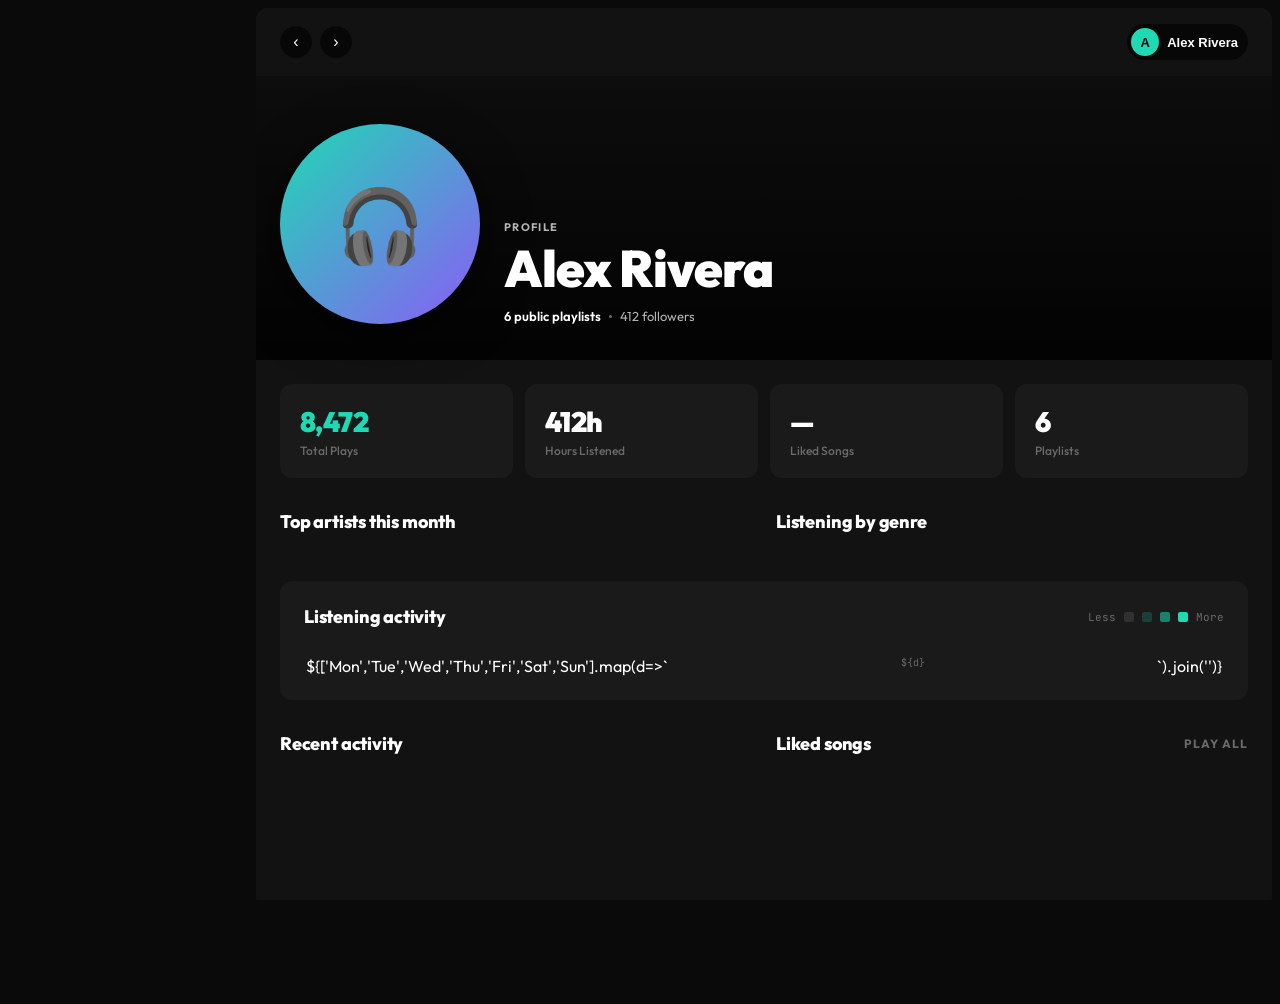
<file: userdata.html>
<!DOCTYPE html>
<html lang="en">
<head>
  <meta charset="UTF-8"/>
  <meta name="viewport" content="width=device-width, initial-scale=1.0"/>
  <title>SONIX — Profile</title>
  <link rel="stylesheet" href="styles/global.css"/>
</head>
<body>
<div class="sidebar-overlay" onclick="closeMobileSidebar()"></div>
<div class="app-layout">
  <div id="sidebarMount"></div>

  <div class="main-area">
    <div class="topbar" id="topbar">
      <div class="topbar-left">
        <button class="mobile-menu-btn" onclick="toggleSidebar()" aria-label="Menu">☰</button>
        <button class="nav-arrow" onclick="history.back()">‹</button>
        <button class="nav-arrow" onclick="history.forward()">›</button>
      </div>
      <div class="topbar-right">
        <button class="user-btn" onclick="window.location.href='userdata.html'"><div class="user-av">A</div><span class="user-lbl">Alex Rivera</span></button>
      </div>
    </div>

    <div class="page-scroll" id="pageScroll">

      <!-- Profile Hero -->
      <div class="page-hero" style="--hero-color: rgb(20,36,56);">
        <div style="display:flex; gap:24px; align-items:flex-end; padding-bottom:8px;">
          <div style="width:200px;height:200px;border-radius:50%;background:linear-gradient(135deg,#1ed9b4,#8b5cf6);display:flex;align-items:center;justify-content:center;font-size:72px;box-shadow:0 16px 48px rgba(0,0,0,0.6);flex-shrink:0;">🎧</div>
          <div>
            <div class="hero-label">Profile</div>
            <h1 class="hero-h1">Alex Rivera</h1>
            <div class="hero-sub">
              <span style="color:var(--text-primary);font-weight:600;" id="plCount">6 public playlists</span>
              <span class="hero-dot"></span>
              <span id="follCount">412 followers</span>
            </div>
          </div>
        </div>
      </div>

      <!-- Stats Row -->
      <div class="stats-grid">
        <div class="stat-tile">
          <div class="stat-n" style="color:var(--accent);">8,472</div>
          <div class="stat-l">Total Plays</div>
        </div>
        <div class="stat-tile">
          <div class="stat-n">412h</div>
          <div class="stat-l">Hours Listened</div>
        </div>
        <div class="stat-tile">
          <div class="stat-n" id="likedCount">—</div>
          <div class="stat-l">Liked Songs</div>
        </div>
        <div class="stat-tile">
          <div class="stat-n">6</div>
          <div class="stat-l">Playlists</div>
        </div>
      </div>

      <!-- Two column content -->
      <div style="display:grid;grid-template-columns:1fr 1fr;gap:24px;margin-bottom:32px;">

        <!-- Top Artists -->
        <div>
          <div class="section-head" style="margin-top:0;">
            <h2 class="section-title" style="font-size:18px;">Top artists this month</h2>
          </div>
          <div id="topArtistsList"></div>
        </div>

        <!-- Genre Breakdown -->
        <div>
          <div class="section-head" style="margin-top:0;">
            <h2 class="section-title" style="font-size:18px;">Listening by genre</h2>
          </div>
          <div id="genreBreakdown"></div>
        </div>
      </div>

      <!-- Listening Activity Heatmap -->
      <div style="background:var(--bg-elevated);border-radius:var(--radius-md);padding:24px;margin-bottom:32px;">
        <div class="section-head" style="margin-top:0;margin-bottom:20px;">
          <h2 class="section-title" style="font-size:18px;">Listening activity</h2>
          <div style="display:flex;align-items:center;gap:8px;">
            <span style="font-size:11px;font-family:var(--font-mono);color:var(--text-muted);">Less</span>
            <div style="width:10px;height:10px;border-radius:2px;background:var(--bg-highlight);"></div>
            <div style="width:10px;height:10px;border-radius:2px;background:#1ed9b433;"></div>
            <div style="width:10px;height:10px;border-radius:2px;background:#1ed9b488;"></div>
            <div style="width:10px;height:10px;border-radius:2px;background:var(--accent);"></div>
            <span style="font-size:11px;font-family:var(--font-mono);color:var(--text-muted);">More</span>
          </div>
        </div>
        <div style="display:grid;grid-template-columns:repeat(7,1fr);gap:4px;" id="heatmap"></div>
        <div style="display:flex;justify-content:space-between;margin-top:8px;padding:0 2px;">
          ${['Mon','Tue','Wed','Thu','Fri','Sat','Sun'].map(d=>`<span style="font-size:10px;font-family:var(--font-mono);color:var(--text-muted);">${d}</span>`).join('')}
        </div>
      </div>

      <!-- Recent Activity + Liked Songs -->
      <div style="display:grid;grid-template-columns:1fr 1fr;gap:24px;margin-bottom:32px;">

        <div>
          <div class="section-head" style="margin-top:0;">
            <h2 class="section-title" style="font-size:18px;">Recent activity</h2>
          </div>
          <div id="activityList"></div>
        </div>

        <div>
          <div class="section-head" style="margin-top:0;">
            <h2 class="section-title" style="font-size:18px;">Liked songs</h2>
            <button class="show-all-btn" onclick="window.location.href='index.html'">Play all</button>
          </div>
          <div id="likedSongs"></div>
        </div>

      </div>

    </div>
  </div>

  <div id="playerMount"></div>
  <div id="bottomNavMount"></div>
</div>

<div class="modal-overlay" id="createModal" onclick="closeModalBg(event)">
  <div class="modal-box">
    <div class="modal-title">Create playlist</div>
    <input type="text" class="modal-input" id="plNameInput" placeholder="My Playlist #1"/>
    <div class="modal-acts">
      <button class="btn-cancel-m" onclick="closeModal()">Cancel</button>
      <button class="btn-create-m" onclick="closeModal()">Create</button>
    </div>
  </div>
</div>

<script src="scripts/data.js"></script>
<script src="scripts/layout.js"></script>
<script src="scripts/player.js"></script>
<script>
document.addEventListener('DOMContentLoaded', () => {
  document.getElementById('sidebarMount').innerHTML = renderSidebar('profile');
  document.getElementById('playerMount').innerHTML = renderPlayerBar();
  document.getElementById('bottomNavMount').innerHTML = renderBottomNav('user');

  const likedTracks = TRACKS.filter(t => t.liked);
  document.getElementById('likedCount').textContent = likedTracks.length || USER.likedSongs;

  // Top artists
  const maxPlays = USER.topArtists[0].plays;
  document.getElementById('topArtistsList').innerHTML = USER.topArtists.map((artist, i) => `
    <div class="artist-row">
      <div class="artist-rank">${i+1}</div>
      <div class="artist-av" style="background:linear-gradient(135deg,${artist.color}44,${artist.color}11);">${artist.emoji}</div>
      <div class="artist-inf">
        <div class="artist-n">${artist.name}</div>
        <div class="artist-cnt">${artist.plays} plays</div>
        <div class="artist-bar" style="width:${(artist.plays/maxPlays*100)}%;background:${artist.color};"></div>
      </div>
    </div>
  `).join('');

  // Genre breakdown
  document.getElementById('genreBreakdown').innerHTML = USER.genreBreakdown.map(g => `
    <div class="genre-row-item">
      <div class="genre-lbl">${g.genre}</div>
      <div class="genre-track">
        <div class="genre-fill" data-target="${g.pct}" style="background:${g.color}; width:0%;"></div>
      </div>
      <div class="genre-pct">${g.pct}%</div>
    </div>
  `).join('');

  setTimeout(() => {
    document.querySelectorAll('.genre-fill').forEach(el => {
      el.style.width = el.dataset.target + '%';
    });
  }, 100);

  // Heatmap
  const levels = ['var(--bg-highlight)', '#1ed9b422', '#1ed9b455', '#1ed9b4aa', 'var(--accent)'];
  document.getElementById('heatmap').innerHTML = Array.from({ length: 56 }).map(() => {
    const lvl = Math.floor(Math.random() * 5);
    const plays = Math.floor(Math.random() * 8);
    return `<div class="hm-cell" style="background:${levels[lvl]};" title="${plays} tracks played"></div>`;
  }).join('');

  // Activity
  document.getElementById('activityList').innerHTML = USER.recentActivity.map(item => `
    <div class="activity-row">
      <div class="act-dot" style="background:${item.color};"></div>
      <div class="act-text">${item.text}</div>
      <div class="act-time">${item.time}</div>
    </div>
  `).join('');

  // Liked Songs
  if (likedTracks.length === 0) {
    document.getElementById('likedSongs').innerHTML = `
      <div style="color:var(--text-muted);font-size:13px;padding:16px 0;">
        No liked songs yet. Heart a track to save it here.
      </div>`;
  } else {
    document.getElementById('likedSongs').innerHTML = likedTracks.map((track, i) => `
      <div class="track-row" ondblclick="playLiked(${track.id})" style="grid-template-columns:40px 1fr 52px;">
        <div class="tr-num-wrap" style="justify-content:center;">
          <span class="tr-num">${i+1}</span>
          <span class="tr-play-ico">▶</span>
        </div>
        <div class="tr-info">
          <div class="tr-thumb" style="background:linear-gradient(135deg,${track.color}44,${track.color}11)">${track.emoji}</div>
          <div>
            <div class="tr-title">${track.title}</div>
            <div class="tr-artist">${track.artist}</div>
          </div>
        </div>
        <div class="tr-dur">${track.duration}</div>
      </div>
    `).join('');
  }
});

function playLiked(trackId) {
  const liked = TRACKS.filter(t => t.liked);
  appState.queue = liked;
  appState.currentTrackIndex = liked.findIndex(t => t.id === trackId);
  appState.isPlaying = true;
  saveState();
  window.location.href = 'index.html';
}

function openCreateModal() { document.getElementById('createModal').classList.add('open'); }
function closeModal() { document.getElementById('createModal').classList.remove('open'); }
function closeModalBg(e) { if(e.target===document.getElementById('createModal')) closeModal(); }
</script>
</body>
</html>
</file>
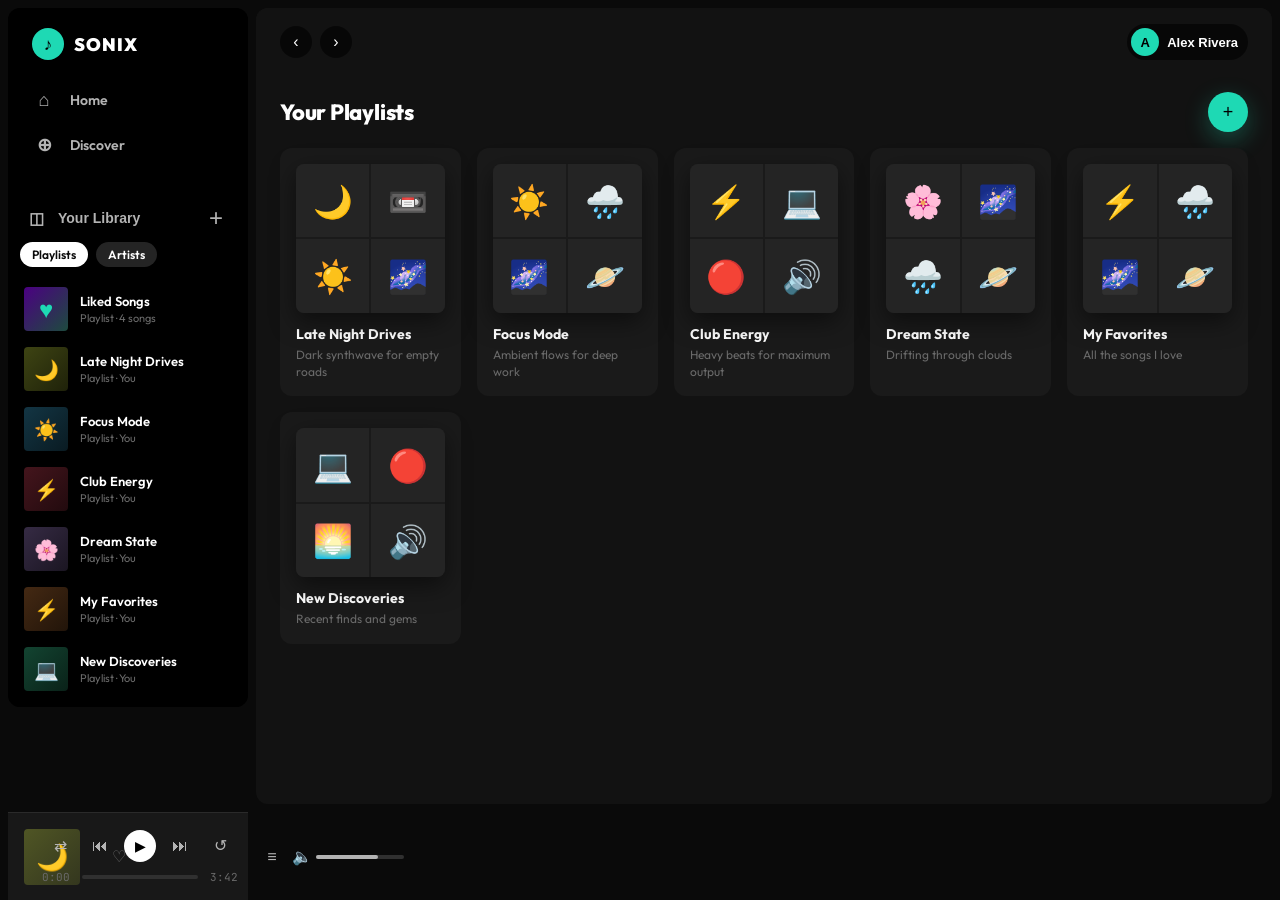
<file: sonix-music-player/playlist.html>
<!DOCTYPE html>
<html lang="en">
<head>
  <meta charset="UTF-8"/>
  <meta name="viewport" content="width=device-width, initial-scale=1.0"/>
  <title>SONIX — Playlists</title>
  <link rel="stylesheet" href="styles/global.css"/>
</head>
<body>
<div class="app-layout">
  <div id="sidebarMount"></div>

  <div class="main-area">
    <div class="topbar" id="topbar">
      <div class="topbar-left">
        <button class="nav-arrow" onclick="history.back()">‹</button>
        <button class="nav-arrow" onclick="history.forward()">›</button>
      </div>
      <div class="topbar-right">
        <button class="user-btn"><div class="user-av">A</div><span class="user-lbl">Alex Rivera</span></button>
      </div>
    </div>

    <div class="page-scroll" id="pageScroll">

      <!-- Grid View -->
      <div id="gridView">
        <div class="section-head" style="margin-top:16px;">
          <h2 class="section-title">Your Playlists</h2>
          <button class="btn-play-big" onclick="openCreateModal()" title="New playlist" style="width:40px;height:40px;font-size:18px;">+</button>
        </div>
        <div class="card-grid" id="plGrid"></div>
      </div>

      <!-- Detail View -->
      <div id="detailView" style="display:none;">
        <button onclick="showGrid()" style="background:none;border:none;color:var(--text-muted);font-size:13px;font-weight:700;font-family:var(--font);cursor:pointer;display:flex;align-items:center;gap:6px;padding:16px 0 0;transition:color 0.2s;" onmouseover="this.style.color='var(--text-primary)'" onmouseout="this.style.color='var(--text-muted)'">‹ Back</button>
        <div id="detailContent"></div>
      </div>

    </div>
  </div>

  <div id="playerMount"></div>
</div>

<!-- Create Modal -->
<div class="modal-overlay" id="createModal" onclick="closeModalBg(event)">
  <div class="modal-box">
    <div class="modal-title">Create playlist</div>
    <input type="text" class="modal-input" id="plNameInput" placeholder="My Playlist #1"/>
    <input type="text" class="modal-input" id="plDescInput" placeholder="Add an optional description"/>
    <div class="modal-acts">
      <button class="btn-cancel-m" onclick="closeModal()">Cancel</button>
      <button class="btn-create-m" onclick="createPlaylist()">Create</button>
    </div>
  </div>
</div>

<script src="scripts/data.js"></script>
<script src="scripts/layout.js"></script>
<script src="scripts/player.js"></script>
<script>
let localPlaylists = JSON.parse(JSON.stringify(PLAYLISTS));

document.addEventListener('DOMContentLoaded', () => {
  document.getElementById('sidebarMount').innerHTML = renderSidebar('playlists');
  document.getElementById('playerMount').innerHTML = renderPlayerBar();

  const params = new URLSearchParams(window.location.search);
  const id = params.get('id');
  if (id) showDetail(parseInt(id));
  else renderGrid();
});

function renderGrid() {
  document.getElementById('plGrid').innerHTML = localPlaylists.map((pl, i) => {
    const tracks = pl.trackIds.map(id => TRACKS.find(t=>t.id===id)).filter(Boolean);
    const emojis = tracks.slice(0,4).map(t=>t.emoji);
    while (emojis.length < 4) emojis.push('🎵');
    return `
    <div class="music-card fade-up" style="animation-delay:${i*0.05}s" onclick="showDetail(${pl.id})">
      <div class="card-art" style="padding:0;border-radius:var(--radius-sm);overflow:hidden;display:grid;grid-template-columns:1fr 1fr;gap:2px;font-size:32px;">
        ${emojis.map(e=>`<div style="background:var(--bg-card);display:flex;align-items:center;justify-content:center;aspect-ratio:1;">${e}</div>`).join('')}
        <button class="card-play" onclick="event.stopPropagation();playPl(${pl.id})" style="position:absolute;bottom:8px;right:8px;">▶</button>
      </div>
      <div class="card-title">${pl.name}</div>
      <div class="card-sub">${pl.description}</div>
    </div>`;
  }).join('');
}

function showDetail(id) {
  const pl = localPlaylists.find(p=>p.id===id);
  if (!pl) return;
  document.getElementById('gridView').style.display = 'none';
  document.getElementById('detailView').style.display = 'block';

  const tracks = pl.trackIds.map(tid => TRACKS.find(t=>t.id===tid)).filter(Boolean);
  const emojis = tracks.slice(0,4).map(t=>t.emoji);
  while (emojis.length < 4) emojis.push('🎵');

  const totalSec = tracks.reduce((a,t)=>a+t.durationSec,0);
  const hrs = Math.floor(totalSec/3600);
  const mins = Math.floor((totalSec%3600)/60);
  const durStr = hrs > 0 ? `${hrs} hr ${mins} min` : `${mins} min`;

  document.getElementById('detailContent').innerHTML = `
    <div class="page-hero" style="--hero-color:${hexToRgb(pl.color)}; margin:0 -24px; padding:32px 24px 28px; margin-bottom:24px;">
      <div class="pl-hero-wrap">
        <div class="pl-hero-art">
          ${emojis.map(e=>`<div class="pl-hero-cell">${e}</div>`).join('')}
        </div>
        <div>
          <div class="hero-label">Playlist</div>
          <h1 class="hero-h1">${pl.name}</h1>
          <div class="hero-sub">
            <span style="color:var(--text-primary);font-weight:700;">Alex Rivera</span>
            <span class="hero-dot"></span>
            <span>${tracks.length} songs, ${durStr}</span>
          </div>
        </div>
      </div>
    </div>

    <div class="hero-actions" style="margin-bottom:24px; padding:0 0;">
      <button class="btn-play-big" onclick="playPl(${pl.id})">▶</button>
      <button class="btn-ghost" onclick="shufflePl(${pl.id})">⇄ Shuffle</button>
      <button class="btn-icon">•••</button>
    </div>

    <div class="tl-head">
      <div class="tl-col">#</div>
      <div class="tl-col">Title</div>
      <div class="tl-col">Album</div>
      <div class="tl-col">♡</div>
      <div class="tl-col right">⏱</div>
    </div>
    ${tracks.map((track, i) => `
    <div class="track-row" ondblclick="playTrackFromPl(${track.id}, ${pl.id})">
      <div class="tr-num-wrap">
        <span class="tr-num">${i+1}</span>
        <span class="tr-play-ico">▶</span>
      </div>
      <div class="tr-info">
        <div class="tr-thumb" style="background:linear-gradient(135deg,${track.color}44,${track.color}11)">${track.emoji}</div>
        <div>
          <div class="tr-title">${track.title}</div>
          <div class="tr-artist">${track.artist}</div>
        </div>
      </div>
      <div class="tr-album">${track.album}</div>
      <button class="track-like ${track.liked?'liked':''}" onclick="likeT(event,${track.id})">${track.liked?'♥':'♡'}</button>
      <div class="tr-dur">${track.duration}</div>
    </div>`).join('')}
  `;
}

function hexToRgb(hex) {
  if (!hex || hex.length < 7) return '#1d4b3e';
  const r=parseInt(hex.slice(1,3),16), g=parseInt(hex.slice(3,5),16), b=parseInt(hex.slice(5,7),16);
  return `rgb(${Math.round(r*0.12)},${Math.round(g*0.25)},${Math.round(b*0.2)})`;
}

function showGrid() {
  document.getElementById('gridView').style.display = 'block';
  document.getElementById('detailView').style.display = 'none';
  renderGrid();
}

function playPl(id) {
  const pl = localPlaylists.find(p=>p.id===id);
  if (!pl) return;
  appState.queue = pl.trackIds.map(i=>TRACKS.find(t=>t.id===i)).filter(Boolean);
  appState.currentTrackIndex = 0; appState.isPlaying = true;
  saveState(); window.location.href = 'index.html';
}

function shufflePl(id) {
  const pl = localPlaylists.find(p=>p.id===id);
  if (!pl) return;
  const tracks = pl.trackIds.map(i=>TRACKS.find(t=>t.id===i)).filter(Boolean);
  appState.queue = [...tracks].sort(()=>Math.random()-0.5);
  appState.currentTrackIndex = 0; appState.isPlaying = true; appState.isShuffle = true;
  saveState(); window.location.href = 'index.html';
}

function playTrackFromPl(trackId, plId) {
  const pl = localPlaylists.find(p=>p.id===plId);
  if (!pl) return;
  appState.queue = pl.trackIds.map(i=>TRACKS.find(t=>t.id===i)).filter(Boolean);
  appState.currentTrackIndex = appState.queue.findIndex(t=>t.id===trackId);
  appState.isPlaying = true; saveState(); window.location.href = 'index.html';
}

function likeT(e, id) {
  e.stopPropagation();
  const t = TRACKS.find(t=>t.id===id); if (!t) return;
  t.liked = !t.liked;
  e.currentTarget.textContent = t.liked ? '♥' : '♡';
  e.currentTarget.classList.toggle('liked', t.liked);
  e.currentTarget.style.opacity = '1';
  saveState();
}

function openCreateModal() { document.getElementById('createModal').classList.add('open'); setTimeout(()=>document.getElementById('plNameInput').focus(),200); }
function closeModal() { document.getElementById('createModal').classList.remove('open'); }
function closeModalBg(e) { if(e.target===document.getElementById('createModal')) closeModal(); }

const COLORS = ["#1ed9b4","#f5a623","#e8445a","#8b5cf6","#3b82f6","#22c55e"];
const TAGS = ["Electronic","Pop","Rock","Hip-Hop","Jazz","Classical"];

function createPlaylist() {
  const name = document.getElementById('plNameInput').value.trim();
  if (!name) return;
  const desc = document.getElementById('plDescInput').value.trim() || 'A new playlist';
  const idx = localPlaylists.length % COLORS.length;
  localPlaylists.push({ id: Date.now(), name, description: desc, trackIds: [], color: COLORS[idx], tag: TAGS[idx], tagColor: COLORS[idx]+'22', tagTextColor: COLORS[idx] });
  closeModal();
  document.getElementById('plNameInput').value = ''; document.getElementById('plDescInput').value = '';
  renderGrid();
}
</script>
</body>
</html>
</file>
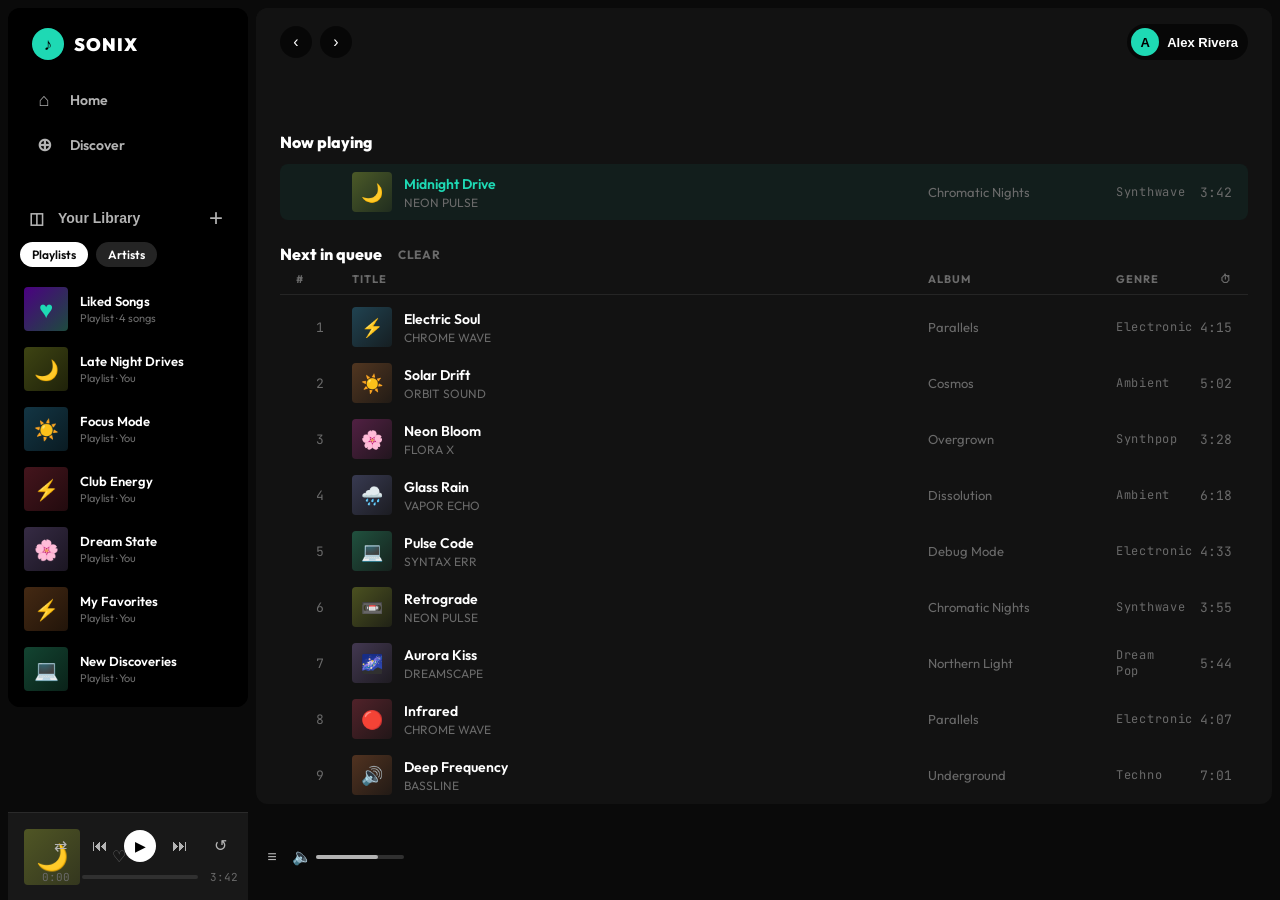
<file: sonix-music-player/queue.html>
<!DOCTYPE html>
<html lang="en">
<head>
  <meta charset="UTF-8"/>
  <meta name="viewport" content="width=device-width, initial-scale=1.0"/>
  <title>SONIX — Queue</title>
  <link rel="stylesheet" href="styles/global.css"/>
</head>
<body>
<div class="app-layout">
  <div id="sidebarMount"></div>

  <div class="main-area">
    <div class="topbar" id="topbar">
      <div class="topbar-left">
        <button class="nav-arrow" onclick="history.back()">‹</button>
        <button class="nav-arrow" onclick="history.forward()">›</button>
      </div>
      <div class="topbar-right">
        <button class="user-btn"><div class="user-av">A</div><span class="user-lbl">Alex Rivera</span></button>
      </div>
    </div>

    <div class="page-scroll" id="pageScroll">
      <div style="padding: 32px 0 0;">

        <!-- Now Playing -->
        <div class="queue-section-lbl">Now playing</div>
        <div id="nowPlayingRow"></div>

        <!-- Divider -->
        <div style="display:flex;align-items:center;gap:16px; margin:24px 0 8px;">
          <div class="queue-section-lbl" style="padding:0; margin:0;">Next in queue</div>
          <button onclick="clearQueue()" style="background:none;border:none;color:var(--text-muted);font-size:12px;font-weight:700;font-family:var(--font);cursor:pointer;letter-spacing:0.06em;text-transform:uppercase;padding:0;transition:color 0.2s;" onmouseover="this.style.color='var(--text-primary)'" onmouseout="this.style.color='var(--text-muted)'">Clear</button>
        </div>

        <div class="tl-head">
          <div class="tl-col">#</div>
          <div class="tl-col">Title</div>
          <div class="tl-col">Album</div>
          <div class="tl-col">Genre</div>
          <div class="tl-col right">⏱</div>
        </div>
        <div id="queueList"></div>

      </div>
    </div>
  </div>

  <div id="playerMount"></div>
</div>

<!-- Modal -->
<div class="modal-overlay" id="createModal" onclick="closeModalBg(event)">
  <div class="modal-box">
    <div class="modal-title">Create playlist</div>
    <input type="text" class="modal-input" id="plNameInput" placeholder="My Playlist #1"/>
    <div class="modal-acts">
      <button class="btn-cancel-m" onclick="closeModal()">Cancel</button>
      <button class="btn-create-m" onclick="closeModal()">Create</button>
    </div>
  </div>
</div>

<script src="scripts/data.js"></script>
<script src="scripts/layout.js"></script>
<script src="scripts/player.js"></script>
<script>
document.addEventListener('DOMContentLoaded', () => {
  document.getElementById('sidebarMount').innerHTML = renderSidebar('queue');
  document.getElementById('playerMount').innerHTML = renderPlayerBar();
  renderNowPlaying();
  renderQueueList();
});

function renderNowPlaying() {
  const track = appState.queue[appState.currentTrackIndex];
  if (!track) return;
  document.getElementById('nowPlayingRow').innerHTML = `
    <div class="track-row now-playing" style="cursor:default;">
      <div class="tr-num-wrap">
        <span class="tr-num" style="display:none;"></span>
        <span class="tr-play-ico"><div class="eq"><span></span><span></span><span></span></div></span>
      </div>
      <div class="tr-info">
        <div class="tr-thumb" style="background:linear-gradient(135deg,${track.color}44,${track.color}11)">${track.emoji}</div>
        <div>
          <div class="tr-title">${track.title}</div>
          <div class="tr-artist">${track.artist}</div>
        </div>
      </div>
      <div class="tr-album">${track.album}</div>
      <div style="font-size:12px;color:var(--text-muted);font-family:var(--font-mono);letter-spacing:0.06em;">${track.genre}</div>
      <div class="tr-dur">${track.duration}</div>
    </div>`;
}

function renderQueueList() {
  const queue = appState.queue;
  const startIdx = appState.currentTrackIndex + 1;
  const upcoming = [];
  for (let i = startIdx; i < queue.length; i++) upcoming.push({ track: queue[i], origIdx: i });
  // wrap around
  for (let i = 0; i < appState.currentTrackIndex; i++) upcoming.push({ track: queue[i], origIdx: i });

  document.getElementById('queueList').innerHTML = upcoming.map(({ track, origIdx }, i) => `
    <div class="track-row" ondblclick="jumpTo(${origIdx})">
      <div class="tr-num-wrap">
        <span class="tr-num">${i+1}</span>
        <span class="tr-play-ico">▶</span>
      </div>
      <div class="tr-info">
        <div class="tr-thumb" style="background:linear-gradient(135deg,${track.color}44,${track.color}11)">${track.emoji}</div>
        <div>
          <div class="tr-title">${track.title}</div>
          <div class="tr-artist">${track.artist}</div>
        </div>
      </div>
      <div class="tr-album">${track.album}</div>
      <div style="font-size:12px;color:var(--text-muted);font-family:var(--font-mono);letter-spacing:0.06em;">${track.genre}</div>
      <div class="tr-dur" style="display:flex;align-items:center;justify-content:flex-end;gap:8px;">
        <button onclick="removeFrom(${origIdx})" style="background:none;border:none;color:var(--text-muted);cursor:pointer;font-size:14px;opacity:0;transition:opacity 0.2s;" class="remove-btn">✕</button>
        ${track.duration}
      </div>
    </div>
  `).join('');

  // hover show remove buttons
  document.querySelectorAll('.track-row').forEach(row => {
    row.addEventListener('mouseenter', () => {
      const btn = row.querySelector('.remove-btn');
      if (btn) btn.style.opacity = '1';
    });
    row.addEventListener('mouseleave', () => {
      const btn = row.querySelector('.remove-btn');
      if (btn) btn.style.opacity = '0';
    });
  });
}

function jumpTo(idx) {
  appState.currentTrackIndex = idx;
  appState.isPlaying = true;
  saveState();
  window.location.href = 'index.html';
}

function removeFrom(idx) {
  if (appState.queue.length <= 1) return;
  appState.queue.splice(idx, 1);
  if (appState.currentTrackIndex >= appState.queue.length) appState.currentTrackIndex = 0;
  saveState();
  renderQueueList();
}

function clearQueue() {
  const current = appState.queue[appState.currentTrackIndex];
  appState.queue = current ? [current] : [...TRACKS];
  appState.currentTrackIndex = 0;
  saveState();
  renderQueueList();
}

function openCreateModal() { document.getElementById('createModal').classList.add('open'); }
function closeModal() { document.getElementById('createModal').classList.remove('open'); }
function closeModalBg(e) { if(e.target===document.getElementById('createModal')) closeModal(); }
</script>
</body>
</html>
</file>
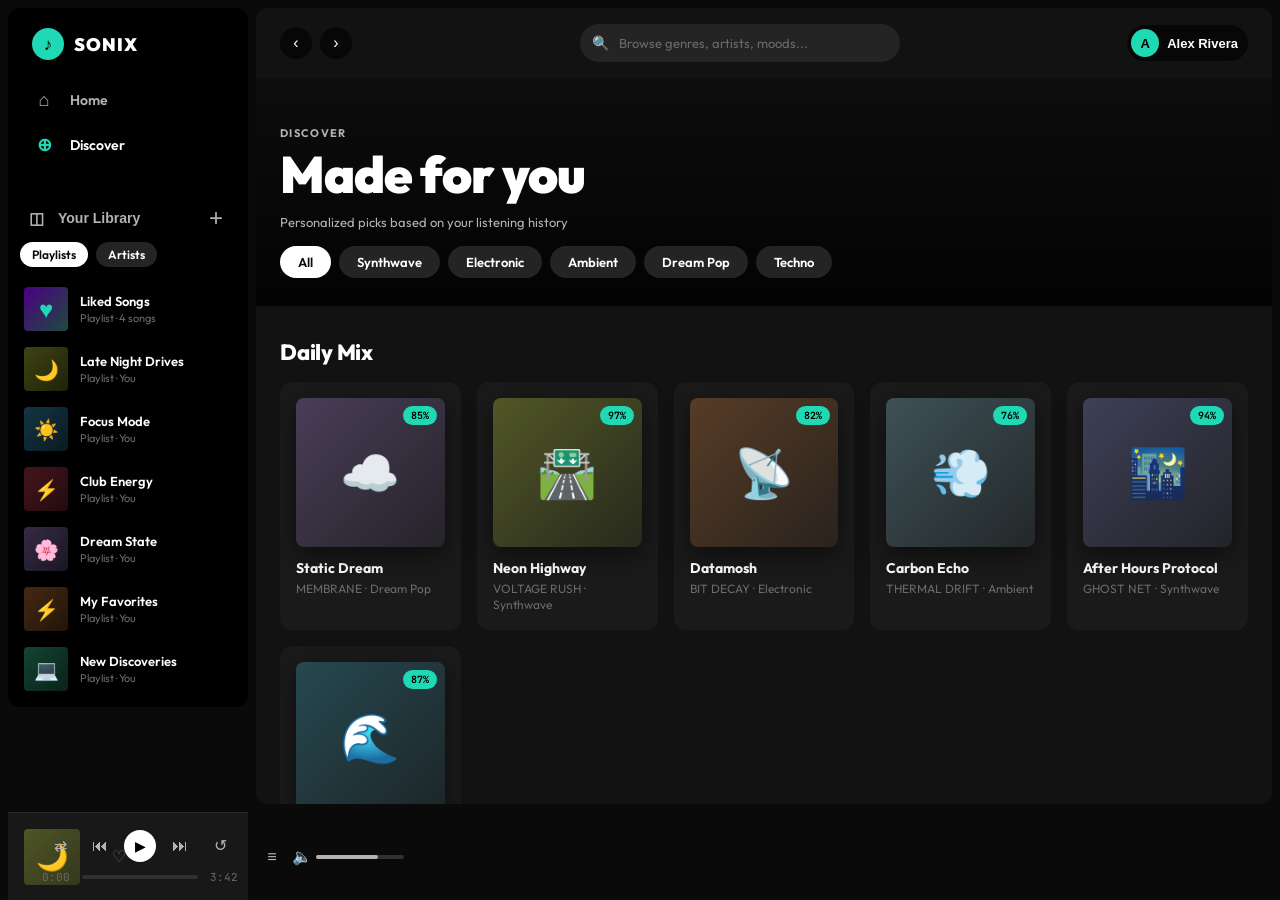
<file: sonix-music-player/recommendations.html>
<!DOCTYPE html>
<html lang="en">
<head>
  <meta charset="UTF-8"/>
  <meta name="viewport" content="width=device-width, initial-scale=1.0"/>
  <title>SONIX — Discover</title>
  <link rel="stylesheet" href="styles/global.css"/>
</head>
<body>
<div class="app-layout">
  <div id="sidebarMount"></div>

  <div class="main-area">
    <div class="topbar" id="topbar">
      <div class="topbar-left">
        <button class="nav-arrow" onclick="history.back()">‹</button>
        <button class="nav-arrow" onclick="history.forward()">›</button>
      </div>
      <div class="topbar-search">
        <span class="search-icon-label">🔍</span>
        <input class="search-input" id="searchInput" type="text" placeholder="Browse genres, artists, moods..." oninput="filterRecs(this.value)"/>
      </div>
      <div class="topbar-right">
        <button class="user-btn"><div class="user-av">A</div><span class="user-lbl">Alex Rivera</span></button>
      </div>
    </div>

    <div class="page-scroll" id="pageScroll">

      <!-- Hero -->
      <div class="page-hero" style="--hero-color: rgb(10, 28, 40);">
        <div class="hero-label">Discover</div>
        <h1 class="hero-h1">Made for you</h1>
        <div class="hero-sub">Personalized picks based on your listening history</div>
        <!-- Genre Filter Pills -->
        <div class="genre-pills" id="genrePills"></div>
      </div>

      <!-- Daily Mix cards -->
      <div class="section-head">
        <h2 class="section-title">Daily Mix</h2>
      </div>
      <div class="card-grid" id="dailyMix"></div>

      <!-- Because you listened to -->
      <div class="section-head">
        <h2 class="section-title" id="becauseTitle">Because you listened to NEON PULSE</h2>
      </div>
      <div class="card-grid" id="becauseGrid"></div>

      <!-- Trending in genre -->
      <div class="section-head">
        <h2 class="section-title" id="trendingTitle">Trending in Synthwave</h2>
      </div>
      <div class="card-grid" id="trendingGrid"></div>

      <!-- Hidden Gems tracklist -->
      <div class="section-head">
        <h2 class="section-title">Hidden Gems</h2>
        <button class="show-all-btn">Show all</button>
      </div>
      <div class="tl-head">
        <div class="tl-col">#</div>
        <div class="tl-col">Title</div>
        <div class="tl-col">Genre</div>
        <div class="tl-col">Match</div>
        <div class="tl-col right">⏱</div>
      </div>
      <div id="gemsList"></div>

    </div>
  </div>

  <div id="playerMount"></div>
</div>

<div class="modal-overlay" id="createModal" onclick="closeModalBg(event)">
  <div class="modal-box">
    <div class="modal-title">Create playlist</div>
    <input type="text" class="modal-input" id="plNameInput" placeholder="My Playlist #1"/>
    <div class="modal-acts">
      <button class="btn-cancel-m" onclick="closeModal()">Cancel</button>
      <button class="btn-create-m" onclick="closeModal()">Create</button>
    </div>
  </div>
</div>

<script src="scripts/data.js"></script>
<script src="scripts/layout.js"></script>
<script src="scripts/player.js"></script>
<script>
const REC_TRACKS = [
  { id:101, title:"Neon Highway", artist:"VOLTAGE RUSH", genre:"Synthwave", emoji:"🛣️", color:"#e8ff47", matchPct:97, tags:["Synthwave","Dark"], similarTo:"NEON PULSE", duration:"3:28", durationSec:208 },
  { id:102, title:"After Hours Protocol", artist:"GHOST NET", genre:"Synthwave", emoji:"🌃", color:"#a0a8ff", matchPct:94, tags:["Synthwave","Atmospheric"], similarTo:"NEON PULSE", duration:"4:12", durationSec:252 },
  { id:103, title:"Cascade Loop", artist:"SIGNAL LOSS", genre:"Electronic", emoji:"🔄", color:"#47c8ff", matchPct:91, tags:["Electronic","Glitch"], similarTo:"CHROME WAVE", duration:"3:55", durationSec:235 },
  { id:104, title:"Void Garden", artist:"TERRA NULL", genre:"Ambient", emoji:"🌿", color:"#47ffb8", matchPct:88, tags:["Ambient","Organic"], similarTo:"ORBIT SOUND", duration:"5:44", durationSec:344 },
  { id:105, title:"Static Dream", artist:"MEMBRANE", genre:"Dream Pop", emoji:"☁️", color:"#c8a0ff", matchPct:85, tags:["Dream Pop","Soft"], similarTo:"DREAMSCAPE", duration:"4:01", durationSec:241 },
  { id:106, title:"Datamosh", artist:"BIT DECAY", genre:"Electronic", emoji:"📡", color:"#ff9947", matchPct:82, tags:["Electronic","Experimental"], similarTo:"SYNTAX ERR", duration:"3:44", durationSec:224 },
  { id:107, title:"Phase Shift", artist:"QUANTUM BASS", genre:"Techno", emoji:"🎛️", color:"#ff4e6a", matchPct:79, tags:["Techno","Hard"], similarTo:"BASSLINE", duration:"6:22", durationSec:382 },
  { id:108, title:"Carbon Echo", artist:"THERMAL DRIFT", genre:"Ambient", emoji:"💨", color:"#a0e8ff", matchPct:76, tags:["Ambient","Drone"], similarTo:"VAPOR ECHO", duration:"7:15", durationSec:435 },
  { id:109, title:"Retrowave City", artist:"OUTRUN X", genre:"Synthwave", emoji:"🏙️", color:"#ff47c8", matchPct:95, tags:["Synthwave","Retro"], similarTo:"NEON PULSE", duration:"3:33", durationSec:213 },
  { id:110, title:"Frequency Bath", artist:"WAVE POOL", genre:"Ambient", emoji:"🌊", color:"#47c8e8", matchPct:87, tags:["Ambient","Meditative"], similarTo:"ORBIT SOUND", duration:"8:01", durationSec:481 },
  { id:111, title:"Neon Dusk", artist:"PRISM CUT", genre:"Synthwave", emoji:"🌆", color:"#ffcc47", matchPct:92, tags:["Synthwave","Melodic"], similarTo:"NEON PULSE", duration:"4:19", durationSec:259 },
  { id:112, title:"Electric Bloom", artist:"CURRENT WAVE", genre:"Electronic", emoji:"🌺", color:"#47ffa0", matchPct:83, tags:["Electronic","Uplifting"], similarTo:"CHROME WAVE", duration:"3:51", durationSec:231 },
];

const GENRES = ['All', 'Synthwave', 'Electronic', 'Ambient', 'Dream Pop', 'Techno'];
let activeGenre = 'All';
let liked = {};

document.addEventListener('DOMContentLoaded', () => {
  document.getElementById('sidebarMount').innerHTML = renderSidebar('discover');
  document.getElementById('playerMount').innerHTML = renderPlayerBar();
  renderPills();
  renderAll();
});

function renderPills() {
  document.getElementById('genrePills').innerHTML = GENRES.map(g => `
    <button class="g-pill ${g===activeGenre?'active':''}" onclick="setGenre('${g}')">${g}</button>
  `).join('');
}

function setGenre(g) { activeGenre = g; renderPills(); renderAll(); }

function getFiltered() {
  if (activeGenre === 'All') return REC_TRACKS;
  return REC_TRACKS.filter(t => t.genre === activeGenre);
}

function renderAll() {
  const filtered = getFiltered();
  const topArtist = USER.topArtists[0].name;
  const topGenre = USER.genreBreakdown[0].genre;

  document.getElementById('becauseTitle').textContent = `Because you listened to ${topArtist}`;
  document.getElementById('trendingTitle').textContent = `Trending in ${topGenre}`;

  // Daily Mix (random selection)
  const daily = [...filtered].sort(() => Math.random() - 0.5).slice(0, 6);
  renderCards('dailyMix', daily, true);

  // Because you listened to
  const because = filtered.filter(t => t.similarTo === topArtist).slice(0, 6);
  renderCards('becauseGrid', because.length ? because : filtered.slice(0, 6));

  // Trending in genre
  const trending = filtered.filter(t => t.genre === topGenre).slice(0, 6);
  renderCards('trendingGrid', trending.length ? trending : filtered.slice(2, 8));

  // Hidden gems tracklist
  const gems = [...filtered].sort((a,b) => a.matchPct - b.matchPct).slice(0, 8);
  renderGemsList(gems);
}

function renderCards(containerId, tracks, showBadge = false) {
  const el = document.getElementById(containerId);
  if (!tracks.length) {
    el.innerHTML = '<div style="color:var(--text-muted);font-size:13px;grid-column:1/-1;padding:16px 0;">No tracks for this filter.</div>';
    return;
  }
  el.innerHTML = tracks.map((track, i) => `
    <div class="music-card fade-up" style="animation-delay:${i*0.05}s" onclick="playRec(${track.id})">
      <div class="card-art" style="background:linear-gradient(135deg,${track.color}44,${track.color}11); position:relative;">
        ${track.emoji}
        ${showBadge ? `<div class="rec-badge">${track.matchPct}%</div>` : ''}
        <button class="card-play" onclick="event.stopPropagation();playRec(${track.id})">▶</button>
      </div>
      <div class="card-title">${track.title}</div>
      <div class="card-sub">${track.artist} · ${track.genre}</div>
    </div>
  `).join('');
}

function renderGemsList(tracks) {
  document.getElementById('gemsList').innerHTML = tracks.map((track, i) => `
    <div class="track-row" ondblclick="playRec(${track.id})">
      <div class="tr-num-wrap">
        <span class="tr-num">${i+1}</span>
        <span class="tr-play-ico">▶</span>
      </div>
      <div class="tr-info">
        <div class="tr-thumb" style="background:linear-gradient(135deg,${track.color}44,${track.color}11)">${track.emoji}</div>
        <div>
          <div class="tr-title">${track.title}</div>
          <div class="tr-artist">${track.artist}</div>
        </div>
      </div>
      <div class="tr-album">${track.genre}</div>
      <button class="track-like ${liked[track.id]?'liked':''}" onclick="likeRec(event,${track.id})">${liked[track.id]?'♥':'♡'}</button>
      <div class="tr-dur">${track.duration}</div>
    </div>
  `).join('');
}

function filterRecs(q) {
  q = q.toLowerCase().trim();
  if (!q) { renderAll(); return; }
  const filtered = REC_TRACKS.filter(t =>
    t.title.toLowerCase().includes(q) ||
    t.artist.toLowerCase().includes(q) ||
    t.genre.toLowerCase().includes(q)
  );
  renderCards('becauseGrid', filtered);
  renderCards('trendingGrid', filtered.slice(0,6));
}

function playRec(id) {
  const track = REC_TRACKS.find(t => t.id === id);
  if (!track) return;
  const qt = { ...track, album: 'Recommended', year: 2024, liked: false, bg: '' };
  appState.queue = [qt, ...appState.queue];
  appState.currentTrackIndex = 0;
  appState.isPlaying = true;
  saveState();
  window.location.href = 'index.html';
}

function likeRec(e, id) {
  e.stopPropagation();
  liked[id] = !liked[id];
  e.currentTarget.textContent = liked[id] ? '♥' : '♡';
  e.currentTarget.classList.toggle('liked', liked[id]);
  e.currentTarget.style.opacity = '1';
}

function openCreateModal() { document.getElementById('createModal').classList.add('open'); }
function closeModal() { document.getElementById('createModal').classList.remove('open'); }
function closeModalBg(e) { if(e.target===document.getElementById('createModal')) closeModal(); }
</script>
</body>
</html>
</file>
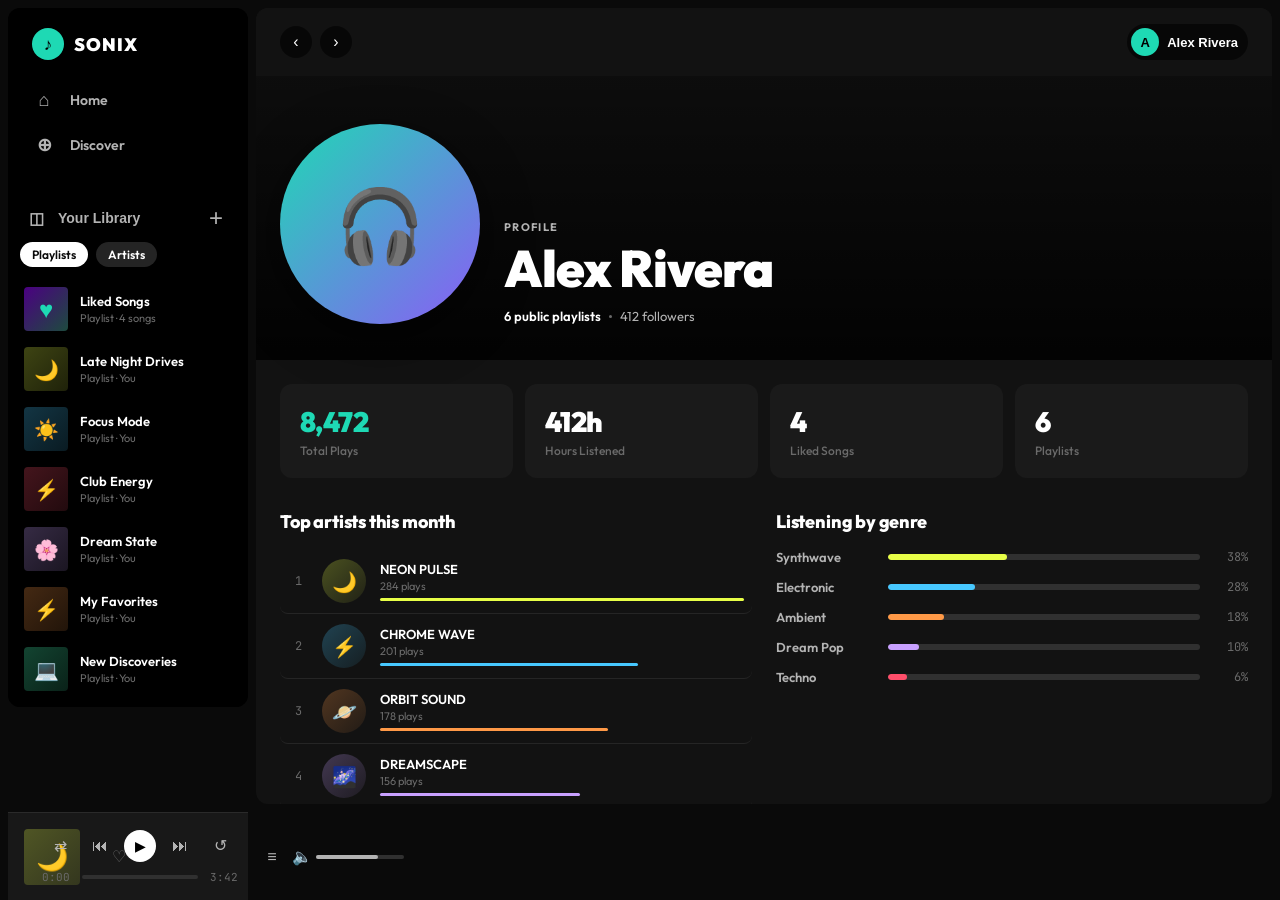
<file: sonix-music-player/userdata.html>
<!DOCTYPE html>
<html lang="en">
<head>
  <meta charset="UTF-8"/>
  <meta name="viewport" content="width=device-width, initial-scale=1.0"/>
  <title>SONIX — Profile</title>
  <link rel="stylesheet" href="styles/global.css"/>
</head>
<body>
<div class="app-layout">
  <div id="sidebarMount"></div>

  <div class="main-area">
    <div class="topbar" id="topbar">
      <div class="topbar-left">
        <button class="nav-arrow" onclick="history.back()">‹</button>
        <button class="nav-arrow" onclick="history.forward()">›</button>
      </div>
      <div class="topbar-right">
        <button class="user-btn" onclick="window.location.href='userdata.html'"><div class="user-av">A</div><span class="user-lbl">Alex Rivera</span></button>
      </div>
    </div>

    <div class="page-scroll" id="pageScroll">

      <!-- Profile Hero -->
      <div class="page-hero" style="--hero-color: rgb(20,36,56);">
        <div style="display:flex; gap:24px; align-items:flex-end; padding-bottom:8px;">
          <div style="width:200px;height:200px;border-radius:50%;background:linear-gradient(135deg,#1ed9b4,#8b5cf6);display:flex;align-items:center;justify-content:center;font-size:72px;box-shadow:0 16px 48px rgba(0,0,0,0.6);flex-shrink:0;">🎧</div>
          <div>
            <div class="hero-label">Profile</div>
            <h1 class="hero-h1">Alex Rivera</h1>
            <div class="hero-sub">
              <span style="color:var(--text-primary);font-weight:600;" id="plCount">6 public playlists</span>
              <span class="hero-dot"></span>
              <span id="follCount">412 followers</span>
            </div>
          </div>
        </div>
      </div>

      <!-- Stats Row -->
      <div class="stats-grid">
        <div class="stat-tile">
          <div class="stat-n" style="color:var(--accent);">8,472</div>
          <div class="stat-l">Total Plays</div>
        </div>
        <div class="stat-tile">
          <div class="stat-n">412h</div>
          <div class="stat-l">Hours Listened</div>
        </div>
        <div class="stat-tile">
          <div class="stat-n" id="likedCount">—</div>
          <div class="stat-l">Liked Songs</div>
        </div>
        <div class="stat-tile">
          <div class="stat-n">6</div>
          <div class="stat-l">Playlists</div>
        </div>
      </div>

      <!-- Two column content -->
      <div style="display:grid;grid-template-columns:1fr 1fr;gap:24px;margin-bottom:32px;">

        <!-- Top Artists -->
        <div>
          <div class="section-head" style="margin-top:0;">
            <h2 class="section-title" style="font-size:18px;">Top artists this month</h2>
          </div>
          <div id="topArtistsList"></div>
        </div>

        <!-- Genre Breakdown -->
        <div>
          <div class="section-head" style="margin-top:0;">
            <h2 class="section-title" style="font-size:18px;">Listening by genre</h2>
          </div>
          <div id="genreBreakdown"></div>
        </div>
      </div>

      <!-- Listening Activity Heatmap -->
      <div style="background:var(--bg-elevated);border-radius:var(--radius-md);padding:24px;margin-bottom:32px;">
        <div class="section-head" style="margin-top:0;margin-bottom:20px;">
          <h2 class="section-title" style="font-size:18px;">Listening activity</h2>
          <div style="display:flex;align-items:center;gap:8px;">
            <span style="font-size:11px;font-family:var(--font-mono);color:var(--text-muted);">Less</span>
            <div style="width:10px;height:10px;border-radius:2px;background:var(--bg-highlight);"></div>
            <div style="width:10px;height:10px;border-radius:2px;background:#1ed9b433;"></div>
            <div style="width:10px;height:10px;border-radius:2px;background:#1ed9b488;"></div>
            <div style="width:10px;height:10px;border-radius:2px;background:var(--accent);"></div>
            <span style="font-size:11px;font-family:var(--font-mono);color:var(--text-muted);">More</span>
          </div>
        </div>
        <div style="display:grid;grid-template-columns:repeat(7,1fr);gap:4px;" id="heatmap"></div>
        <div style="display:flex;justify-content:space-between;margin-top:8px;padding:0 2px;">
          ${['Mon','Tue','Wed','Thu','Fri','Sat','Sun'].map(d=>`<span style="font-size:10px;font-family:var(--font-mono);color:var(--text-muted);">${d}</span>`).join('')}
        </div>
      </div>

      <!-- Recent Activity + Liked Songs -->
      <div style="display:grid;grid-template-columns:1fr 1fr;gap:24px;margin-bottom:32px;">

        <div>
          <div class="section-head" style="margin-top:0;">
            <h2 class="section-title" style="font-size:18px;">Recent activity</h2>
          </div>
          <div id="activityList"></div>
        </div>

        <div>
          <div class="section-head" style="margin-top:0;">
            <h2 class="section-title" style="font-size:18px;">Liked songs</h2>
            <button class="show-all-btn" onclick="window.location.href='index.html'">Play all</button>
          </div>
          <div id="likedSongs"></div>
        </div>

      </div>

    </div>
  </div>

  <div id="playerMount"></div>
</div>

<div class="modal-overlay" id="createModal" onclick="closeModalBg(event)">
  <div class="modal-box">
    <div class="modal-title">Create playlist</div>
    <input type="text" class="modal-input" id="plNameInput" placeholder="My Playlist #1"/>
    <div class="modal-acts">
      <button class="btn-cancel-m" onclick="closeModal()">Cancel</button>
      <button class="btn-create-m" onclick="closeModal()">Create</button>
    </div>
  </div>
</div>

<script src="scripts/data.js"></script>
<script src="scripts/layout.js"></script>
<script src="scripts/player.js"></script>
<script>
document.addEventListener('DOMContentLoaded', () => {
  document.getElementById('sidebarMount').innerHTML = renderSidebar('profile');
  document.getElementById('playerMount').innerHTML = renderPlayerBar();

  const likedTracks = TRACKS.filter(t => t.liked);
  document.getElementById('likedCount').textContent = likedTracks.length || USER.likedSongs;

  // Top artists
  const maxPlays = USER.topArtists[0].plays;
  document.getElementById('topArtistsList').innerHTML = USER.topArtists.map((artist, i) => `
    <div class="artist-row">
      <div class="artist-rank">${i+1}</div>
      <div class="artist-av" style="background:linear-gradient(135deg,${artist.color}44,${artist.color}11);">${artist.emoji}</div>
      <div class="artist-inf">
        <div class="artist-n">${artist.name}</div>
        <div class="artist-cnt">${artist.plays} plays</div>
        <div class="artist-bar" style="width:${(artist.plays/maxPlays*100)}%;background:${artist.color};"></div>
      </div>
    </div>
  `).join('');

  // Genre breakdown
  document.getElementById('genreBreakdown').innerHTML = USER.genreBreakdown.map(g => `
    <div class="genre-row-item">
      <div class="genre-lbl">${g.genre}</div>
      <div class="genre-track">
        <div class="genre-fill" data-target="${g.pct}" style="background:${g.color}; width:0%;"></div>
      </div>
      <div class="genre-pct">${g.pct}%</div>
    </div>
  `).join('');

  setTimeout(() => {
    document.querySelectorAll('.genre-fill').forEach(el => {
      el.style.width = el.dataset.target + '%';
    });
  }, 100);

  // Heatmap
  const levels = ['var(--bg-highlight)', '#1ed9b422', '#1ed9b455', '#1ed9b4aa', 'var(--accent)'];
  document.getElementById('heatmap').innerHTML = Array.from({ length: 56 }).map(() => {
    const lvl = Math.floor(Math.random() * 5);
    const plays = Math.floor(Math.random() * 8);
    return `<div class="hm-cell" style="background:${levels[lvl]};" title="${plays} tracks played"></div>`;
  }).join('');

  // Activity
  document.getElementById('activityList').innerHTML = USER.recentActivity.map(item => `
    <div class="activity-row">
      <div class="act-dot" style="background:${item.color};"></div>
      <div class="act-text">${item.text}</div>
      <div class="act-time">${item.time}</div>
    </div>
  `).join('');

  // Liked Songs
  if (likedTracks.length === 0) {
    document.getElementById('likedSongs').innerHTML = `
      <div style="color:var(--text-muted);font-size:13px;padding:16px 0;">
        No liked songs yet. Heart a track to save it here.
      </div>`;
  } else {
    document.getElementById('likedSongs').innerHTML = likedTracks.map((track, i) => `
      <div class="track-row" ondblclick="playLiked(${track.id})" style="grid-template-columns:40px 1fr 52px;">
        <div class="tr-num-wrap" style="justify-content:center;">
          <span class="tr-num">${i+1}</span>
          <span class="tr-play-ico">▶</span>
        </div>
        <div class="tr-info">
          <div class="tr-thumb" style="background:linear-gradient(135deg,${track.color}44,${track.color}11)">${track.emoji}</div>
          <div>
            <div class="tr-title">${track.title}</div>
            <div class="tr-artist">${track.artist}</div>
          </div>
        </div>
        <div class="tr-dur">${track.duration}</div>
      </div>
    `).join('');
  }
});

function playLiked(trackId) {
  const liked = TRACKS.filter(t => t.liked);
  appState.queue = liked;
  appState.currentTrackIndex = liked.findIndex(t => t.id === trackId);
  appState.isPlaying = true;
  saveState();
  window.location.href = 'index.html';
}

function openCreateModal() { document.getElementById('createModal').classList.add('open'); }
function closeModal() { document.getElementById('createModal').classList.remove('open'); }
function closeModalBg(e) { if(e.target===document.getElementById('createModal')) closeModal(); }
</script>
</body>
</html>
</file>
<file: styles/global.css>
/* ===== SONIX — GLOBAL STYLES (Spotify-inspired Layout) ===== */
@import url('https://fonts.googleapis.com/css2?family=Outfit:wght@300;400;500;600;700;800;900&family=JetBrains+Mono:wght@300;400;500&display=swap');

:root {
  --bg-base:    #0a0a0a;
  --bg-nav:     #000000;
  --bg-main:    #121212;
  --bg-elevated:#1a1a1a;
  --bg-card:    #242424;
  --bg-card-hv: #2a2a2a;
  --bg-highlight:#303030;
  --accent:     #1ed9b4;
  --accent-dim: #18b394;
  --amber:      #f5a623;
  --rose:       #e8445a;
  --violet:     #8b5cf6;
  --text-primary:   #ffffff;
  --text-secondary: #b3b3b3;
  --text-muted:     #6a6a6a;
  --border:     rgba(255,255,255,0.08);
  --border-hv:  rgba(255,255,255,0.15);
  --sidebar-w:  240px;
  --player-h:   88px;
  --radius-xs:  4px;
  --radius-sm:  8px;
  --radius-md:  12px;
  --radius-lg:  16px;
  --radius-full:9999px;
  --font:       'Outfit', sans-serif;
  --font-mono:  'JetBrains Mono', monospace;
  --ease:       cubic-bezier(0.4, 0, 0.2, 1);
  --trans:      0.2s var(--ease);
}

*, *::before, *::after { box-sizing: border-box; margin: 0; padding: 0; }
html { height: 100%; }
body {
  font-family: var(--font);
  background: var(--bg-base);
  color: var(--text-primary);
  height: 100%;
  overflow: hidden;
  -webkit-font-smoothing: antialiased;
}

/* ===== APP LAYOUT ===== */
.app-layout {
  display: grid;
  grid-template-columns: var(--sidebar-w) 1fr;
  grid-template-rows: 1fr var(--player-h);
  grid-template-areas: "sidebar main" "player player";
  height: 100vh;
  gap: 8px;
  padding: 8px;
  padding-bottom: 0;
}

/* ===== SIDEBAR ===== */
.sidebar {
  grid-area: sidebar;
  background: var(--bg-nav);
  border-radius: var(--radius-md);
  display: flex;
  flex-direction: column;
  gap: 8px;
  overflow: hidden;
}

.sidebar-top {
  background: var(--bg-nav);
  border-radius: var(--radius-md);
  padding: 20px 12px 12px;
  flex-shrink: 0;
}

.logo-mark {
  display: flex;
  align-items: center;
  gap: 10px;
  padding: 0 12px 18px;
  cursor: pointer;
  text-decoration: none;
}

.logo-icon {
  width: 32px; height: 32px;
  background: var(--accent);
  border-radius: 50%;
  display: flex; align-items: center; justify-content: center;
  color: #000; font-size: 17px; font-weight: 900;
  font-family: var(--font);
  flex-shrink: 0;
}

.logo-text {
  font-size: 18px; font-weight: 900;
  letter-spacing: 0.05em;
  color: var(--text-primary);
}

.nav-group { display: flex; flex-direction: column; gap: 2px; }

.nav-item {
  display: flex; align-items: center; gap: 14px;
  padding: 10px 12px; border-radius: var(--radius-sm);
  color: var(--text-secondary); text-decoration: none;
  font-size: 14px; font-weight: 600; cursor: pointer;
  transition: color var(--trans); user-select: none;
}

.nav-item:hover { color: var(--text-primary); }
.nav-item.active { color: var(--text-primary); }
.nav-icon { width: 24px; text-align: center; font-size: 18px; font-style: normal; flex-shrink: 0; }
.nav-item.active .nav-icon { color: var(--accent); }

/* Library */
.sidebar-library {
  flex: 1; background: var(--bg-nav);
  border-radius: var(--radius-md);
  display: flex; flex-direction: column; overflow: hidden;
}

.library-header {
  display: flex; align-items: center; justify-content: space-between;
  padding: 16px 16px 8px;
}

.library-title {
  display: flex; align-items: center; gap: 10px;
  color: var(--text-secondary); font-size: 14px; font-weight: 700;
  cursor: pointer; transition: color var(--trans); border: none; background: none;
}
.library-title:hover { color: var(--text-primary); }

.lib-add-btn {
  width: 32px; height: 32px; border-radius: 50%;
  background: none; border: none; color: var(--text-secondary); font-size: 24px;
  cursor: pointer; display: flex; align-items: center; justify-content: center;
  transition: all var(--trans);
}
.lib-add-btn:hover { color: var(--text-primary); background: var(--bg-highlight); }

.library-filter-row {
  display: flex; gap: 8px; padding: 0 12px 12px; flex-wrap: wrap;
}

.lib-pill {
  padding: 5px 12px; border-radius: var(--radius-full);
  background: var(--bg-card); color: var(--text-primary);
  font-size: 12px; font-weight: 600; cursor: pointer;
  border: none; transition: all var(--trans); font-family: var(--font);
}
.lib-pill:hover { background: var(--bg-card-hv); }
.lib-pill.active { background: var(--text-primary); color: var(--bg-base); }

.library-list {
  flex: 1; overflow-y: auto; padding: 0 8px 8px;
  scrollbar-width: thin; scrollbar-color: var(--bg-highlight) transparent;
}

.lib-item {
  display: flex; align-items: center; gap: 12px;
  padding: 8px; border-radius: var(--radius-sm); cursor: pointer;
  transition: background var(--trans); text-decoration: none;
}
.lib-item:hover { background: var(--bg-card); }
.lib-item.playing-lib { background: rgba(30,217,180,0.06); }

.lib-cover {
  width: 44px; height: 44px; border-radius: var(--radius-xs);
  flex-shrink: 0; display: flex; align-items: center;
  justify-content: center; font-size: 20px;
}
.lib-cover.circle { border-radius: 50%; }

.lib-info { flex: 1; min-width: 0; }
.lib-name {
  font-size: 13px; font-weight: 600; color: var(--text-primary);
  white-space: nowrap; overflow: hidden; text-overflow: ellipsis;
}
.lib-meta { font-size: 11px; color: var(--text-muted); margin-top: 2px; }

/* ===== MAIN AREA ===== */
.main-area {
  grid-area: main; background: var(--bg-main);
  border-radius: var(--radius-md);
  display: flex; flex-direction: column; overflow: hidden;
}

.topbar {
  display: flex; align-items: center; justify-content: space-between;
  padding: 16px 24px; flex-shrink: 0; position: sticky; top: 0; z-index: 10;
  background: var(--bg-main); transition: background var(--trans);
}
.topbar.scrolled { background: rgba(18,18,18,0.95); backdrop-filter: blur(12px); }

.topbar-left { display: flex; align-items: center; gap: 8px; }

.nav-arrow {
  width: 32px; height: 32px; border-radius: 50%;
  background: rgba(0,0,0,0.6); border: none; color: var(--text-primary);
  font-size: 16px; cursor: pointer; display: flex;
  align-items: center; justify-content: center; transition: all var(--trans);
}
.nav-arrow:hover { background: var(--bg-highlight); }

.topbar-search {
  flex: 1; max-width: 320px; position: relative;
}
.search-icon-label {
  position: absolute; left: 12px; top: 50%; transform: translateY(-50%);
  color: var(--text-muted); font-size: 14px; pointer-events: none;
}
.search-input {
  width: 100%; background: var(--bg-card); border: 1px solid transparent;
  border-radius: var(--radius-full); padding: 10px 16px 10px 38px;
  color: var(--text-primary); font-family: var(--font); font-size: 13px; outline: none;
  transition: all var(--trans);
}
.search-input:focus { background: var(--bg-card-hv); border-color: var(--border-hv); }
.search-input::placeholder { color: var(--text-muted); }

.topbar-right { display: flex; align-items: center; gap: 8px; }

.user-btn {
  display: flex; align-items: center; gap: 8px;
  background: rgba(0,0,0,0.6); border: none; border-radius: var(--radius-full);
  padding: 4px 10px 4px 4px; cursor: pointer; transition: all var(--trans);
}
.user-btn:hover { background: var(--bg-highlight); }

.user-av {
  width: 28px; height: 28px; border-radius: 50%;
  background: var(--accent); display: flex; align-items: center;
  justify-content: center; font-size: 13px; color: #000; font-weight: 700;
}
.user-lbl { font-size: 13px; font-weight: 700; color: var(--text-primary); }

/* Page scrollable area */
.page-scroll {
  flex: 1; overflow-y: auto; padding: 0 24px 32px;
  scrollbar-width: thin; scrollbar-color: var(--bg-highlight) transparent;
}

/* ===== PAGE HERO ===== */
.page-hero {
  margin: 0 -24px;
  padding: 48px 24px 28px;
  background: linear-gradient(to bottom, rgba(0,0,0,0.3), rgba(0,0,0,0.85)), url('https://files.catbox.moe/n0xtux.jpg');
  background-size: cover;
  background-position: center;
  margin-bottom: 24px;
}
.hero-label {
  font-size: 11px; font-weight: 700; letter-spacing: 0.12em;
  text-transform: uppercase; color: var(--text-secondary); margin-bottom: 8px;
}
.hero-h1 {
  font-size: clamp(28px, 4vw, 52px); font-weight: 900;
  line-height: 1.05; letter-spacing: -0.02em; color: var(--text-primary); margin-bottom: 12px;
}
.hero-sub {
  font-size: 13px; color: var(--text-secondary);
  display: flex; align-items: center; gap: 8px; flex-wrap: wrap;
}
.hero-dot { width: 3px; height: 3px; border-radius: 50%; background: var(--text-muted); }
.hero-actions { display: flex; align-items: center; gap: 16px; margin-top: 24px; }

/* ===== BIG PLAY BUTTON ===== */
.btn-play-big {
  width: 56px; height: 56px; border-radius: 50%;
  background: var(--accent); border: none; color: #000; font-size: 22px;
  cursor: pointer; display: flex; align-items: center; justify-content: center;
  transition: all var(--trans); box-shadow: 0 8px 24px rgba(30,217,180,0.3);
}
.btn-play-big:hover { transform: scale(1.06); background: #24f0c8; }

.btn-ghost {
  background: none; border: 1px solid var(--border-hv); border-radius: var(--radius-full);
  color: var(--text-secondary); padding: 8px 20px; font-family: var(--font);
  font-size: 13px; font-weight: 600; cursor: pointer; transition: all var(--trans);
}
.btn-ghost:hover { border-color: var(--text-primary); color: var(--text-primary); }

.btn-icon {
  background: none; border: none; color: var(--text-secondary); font-size: 20px;
  cursor: pointer; padding: 8px; border-radius: 50%; display: flex;
  align-items: center; justify-content: center; transition: all var(--trans);
}
.btn-icon:hover { color: var(--text-primary); }
.btn-icon.liked { color: var(--accent); }

/* ===== SECTION ===== */
.section-head {
  display: flex; align-items: center; justify-content: space-between;
  margin-bottom: 16px; margin-top: 32px;
}
.section-title { font-size: 22px; font-weight: 800; letter-spacing: -0.01em; }
.show-all-btn {
  font-size: 12px; font-weight: 700; color: var(--text-muted); background: none;
  border: none; cursor: pointer; letter-spacing: 0.08em; text-transform: uppercase;
  transition: color var(--trans); font-family: var(--font);
}
.show-all-btn:hover { color: var(--text-primary); }

/* ===== CARDS ===== */
.card-grid {
  display: grid;
  grid-template-columns: repeat(auto-fill, minmax(160px, 1fr));
  gap: 16px;
}

.music-card {
  background: var(--bg-elevated); border-radius: var(--radius-md);
  padding: 16px; cursor: pointer; transition: background var(--trans); position: relative;
}
.music-card:hover { background: var(--bg-card); }
.music-card:hover .card-play { opacity: 1; transform: translateY(0); }

.card-art {
  width: 100%; aspect-ratio: 1; border-radius: var(--radius-sm);
  margin-bottom: 12px; display: flex; align-items: center; justify-content: center;
  font-size: 48px; position: relative; overflow: hidden;
  box-shadow: 0 8px 24px rgba(0,0,0,0.5);
}
.card-art.round { border-radius: 50%; }

.card-play {
  position: absolute; bottom: 8px; right: 8px;
  width: 48px; height: 48px; border-radius: 50%;
  background: var(--accent); border: none; color: #000; font-size: 20px;
  cursor: pointer; display: flex; align-items: center; justify-content: center;
  opacity: 0; transform: translateY(8px);
  transition: opacity 0.25s var(--ease), transform 0.25s var(--ease);
  box-shadow: 0 8px 20px rgba(0,0,0,0.4);
}
.card-play:hover { background: #24f0c8; transform: translateY(0) scale(1.06) !important; }

.card-title {
  font-size: 14px; font-weight: 700; color: var(--text-primary);
  white-space: nowrap; overflow: hidden; text-overflow: ellipsis; margin-bottom: 4px;
}
.card-sub {
  font-size: 12px; color: var(--text-muted); line-height: 1.4;
  display: -webkit-box; -webkit-line-clamp: 2; -webkit-box-orient: vertical; overflow: hidden;
}

.rec-badge {
  position: absolute; top: 8px; right: 8px;
  background: var(--accent); color: #000; font-size: 10px; font-weight: 700;
  font-family: var(--font-mono); padding: 3px 8px; border-radius: var(--radius-full); z-index: 2;
}

/* ===== TRACK LIST ===== */
.tl-head {
  display: grid; grid-template-columns: 48px 1fr 180px 56px 52px;
  gap: 8px; padding: 0 16px 8px; border-bottom: 1px solid var(--border); margin-bottom: 4px;
}
.tl-col {
  font-size: 11px; font-weight: 700; letter-spacing: 0.1em;
  text-transform: uppercase; color: var(--text-muted);
}
.tl-col.right { text-align: right; }

.track-row {
  display: grid; grid-template-columns: 48px 1fr 180px 56px 52px;
  gap: 8px; align-items: center; padding: 8px 16px; border-radius: var(--radius-sm);
  cursor: pointer; transition: background var(--trans);
}
.track-row:hover { background: var(--bg-card); }
.track-row:hover .track-like { opacity: 1; }
.track-row.now-playing { background: rgba(30,217,180,0.06); }

.tr-num-wrap { position: relative; display: flex; align-items: center; justify-content: center; }
.tr-num {
  font-family: var(--font-mono); font-size: 13px; color: var(--text-muted); line-height: 1;
}
.track-row.now-playing .tr-num { color: var(--accent); }
.tr-play-ico { display: none; font-size: 13px; color: var(--text-primary); }
.track-row:hover .tr-num { display: none; }
.track-row:hover .tr-play-ico { display: block; }
.track-row.now-playing .tr-num { display: none; }
.track-row.now-playing .tr-play-ico { display: block; color: var(--accent); }

.tr-info { display: flex; align-items: center; gap: 12px; min-width: 0; }
.tr-thumb {
  width: 40px; height: 40px; border-radius: var(--radius-xs); flex-shrink: 0;
  display: flex; align-items: center; justify-content: center; font-size: 18px;
}

.tr-title {
  font-size: 14px; font-weight: 600; color: var(--text-primary);
  white-space: nowrap; overflow: hidden; text-overflow: ellipsis;
}
.track-row.now-playing .tr-title { color: var(--accent); }
.tr-artist {
  font-size: 12px; color: var(--text-muted);
  white-space: nowrap; overflow: hidden; text-overflow: ellipsis; margin-top: 2px;
}

.tr-album {
  font-size: 13px; color: var(--text-muted);
  white-space: nowrap; overflow: hidden; text-overflow: ellipsis; cursor: pointer;
}
.tr-album:hover { color: var(--text-primary); text-decoration: underline; }

.track-like {
  background: none; border: none; font-size: 15px; cursor: pointer;
  color: var(--text-muted); padding: 4px; transition: all var(--trans);
  opacity: 0; display: flex; align-items: center; justify-content: center;
}
.track-like.liked { opacity: 1; color: var(--accent); }

.tr-dur {
  font-family: var(--font-mono); font-size: 13px;
  color: var(--text-muted); text-align: right;
}

/* ===== BOTTOM PLAYER BAR ===== */
.player-bar {
  grid-area: player; background: #181818; border-top: 1px solid var(--border);
  display: grid; grid-template-columns: 1fr minmax(200px, 500px) 1fr;
  align-items: center; padding: 0 16px; height: var(--player-h); flex-shrink: 0;
  gap: 16px;
}

.player-track-side {
  display: flex; align-items: center; gap: 12px; min-width: 0;
}
.player-thumb {
  width: 56px; height: 56px; border-radius: var(--radius-xs); flex-shrink: 0;
  display: flex; align-items: center; justify-content: center; font-size: 26px; cursor: pointer;
}
.player-track-info { min-width: 0; flex: 1; }
.player-t-name {
  font-size: 13px; font-weight: 600; color: var(--text-primary);
  white-space: nowrap; overflow: hidden; text-overflow: ellipsis; cursor: pointer;
}
.player-t-name:hover { text-decoration: underline; }
.player-t-artist {
  font-size: 11px; color: var(--text-muted); white-space: nowrap;
  overflow: hidden; text-overflow: ellipsis; margin-top: 2px; cursor: pointer;
}
.player-t-artist:hover { color: var(--text-primary); text-decoration: underline; }
.player-like {
  background: none; border: none; font-size: 16px; cursor: pointer;
  color: var(--text-muted); padding: 8px; flex-shrink: 0; transition: all var(--trans);
}
.player-like:hover { color: var(--text-primary); }
.player-like.liked { color: var(--accent); }

.player-center { display: flex; flex-direction: column; align-items: center; gap: 8px; }
.player-ctrl-row { display: flex; align-items: center; gap: 8px; }

.ctrl {
  background: none; border: none; color: var(--text-secondary); cursor: pointer;
  padding: 8px; border-radius: 50%; width: 32px; height: 32px;
  display: flex; align-items: center; justify-content: center;
  font-size: 16px; transition: all var(--trans);
}
.ctrl:hover { color: var(--text-primary); }
.ctrl.active { color: var(--accent); position: relative; }
.ctrl.active::after {
  content: ''; position: absolute; bottom: 1px; left: 50%; transform: translateX(-50%);
  width: 4px; height: 4px; border-radius: 50%; background: var(--accent);
}

.ctrl-play {
  width: 32px; height: 32px; border-radius: 50%;
  background: var(--text-primary); border: none; color: #000; font-size: 14px;
  cursor: pointer; display: flex; align-items: center; justify-content: center;
  transition: all var(--trans);
}
.ctrl-play:hover { transform: scale(1.06); background: #eee; }

.progress-row { display: flex; align-items: center; gap: 10px; width: 100%; }
.p-time { font-family: var(--font-mono); font-size: 11px; color: var(--text-muted); min-width: 32px; text-align: center; }
.p-bar {
  flex: 1; height: 4px; background: var(--bg-highlight); border-radius: 2px;
  cursor: pointer; position: relative; transition: height 0.1s ease;
}
.p-bar:hover { height: 6px; }
.p-fill {
  height: 100%; background: var(--text-secondary); border-radius: 2px;
  width: 0%; transition: width 0.1s linear; pointer-events: none;
}
.p-bar:hover .p-fill { background: var(--accent); }
.p-dot {
  position: absolute; right: -5px; top: 50%; transform: translateY(-50%);
  width: 10px; height: 10px; background: #fff; border-radius: 50%;
  opacity: 0; pointer-events: none;
}
.p-bar:hover .p-dot { opacity: 1; }

.player-right-side { display: flex; align-items: center; justify-content: flex-end; gap: 4px; }
.vol-icon {
  background: none; border: none; color: var(--text-muted); font-size: 16px;
  cursor: pointer; display: flex; align-items: center; transition: color var(--trans);
}
.vol-icon:hover { color: var(--text-primary); }
.vol-bar {
  width: 88px; height: 4px; background: var(--bg-highlight); border-radius: 2px;
  cursor: pointer; position: relative; transition: height 0.1s ease;
}
.vol-bar:hover { height: 6px; }
.vol-fill { height: 100%; background: var(--text-secondary); border-radius: 2px; }
.vol-bar:hover .vol-fill { background: var(--accent); }

/* ===== STATS ===== */
.stats-grid { display: grid; grid-template-columns: repeat(4, 1fr); gap: 12px; margin-bottom: 32px; }
.stat-tile {
  background: var(--bg-elevated); border-radius: var(--radius-md); padding: 20px;
  transition: background var(--trans); cursor: default;
}
.stat-tile:hover { background: var(--bg-card); }
.stat-n { font-size: 28px; font-weight: 900; letter-spacing: -0.02em; }
.stat-l { font-size: 12px; color: var(--text-muted); margin-top: 4px; font-weight: 500; }

/* ===== GENRE BARS ===== */
.genre-row-item { display: flex; align-items: center; gap: 12px; margin-bottom: 14px; }
.genre-lbl { font-size: 13px; font-weight: 600; color: var(--text-secondary); width: 100px; flex-shrink: 0; }
.genre-track { flex: 1; height: 6px; background: var(--bg-highlight); border-radius: 3px; overflow: hidden; }
.genre-fill { height: 100%; border-radius: 3px; width: 0%; transition: width 1.2s var(--ease); }
.genre-pct { font-family: var(--font-mono); font-size: 12px; color: var(--text-muted); width: 36px; text-align: right; }

/* ===== HEATMAP ===== */
.heatmap-wrap { display: grid; grid-template-columns: repeat(7, 1fr); gap: 4px; }
.hm-cell { aspect-ratio: 1; border-radius: 3px; cursor: pointer; transition: transform var(--trans); }
.hm-cell:hover { transform: scale(1.3); }

/* ===== ACTIVITY ===== */
.activity-row {
  display: flex; align-items: center; gap: 12px; padding: 11px 0;
  border-bottom: 1px solid var(--border);
}
.activity-row:last-child { border-bottom: none; }
.act-dot { width: 8px; height: 8px; border-radius: 50%; flex-shrink: 0; }
.act-text { font-size: 13px; color: var(--text-secondary); flex: 1; }
.act-text strong { color: var(--text-primary); font-weight: 600; }
.act-time { font-family: var(--font-mono); font-size: 10px; color: var(--text-muted); }

/* ===== ARTIST TOP LIST ===== */
.artist-row {
  display: flex; align-items: center; gap: 14px; padding: 10px 0;
  border-bottom: 1px solid var(--border); cursor: pointer; transition: background var(--trans);
  border-radius: var(--radius-sm); padding: 10px 8px;
}
.artist-row:hover { background: var(--bg-card); }
.artist-rank { font-family: var(--font-mono); font-size: 12px; color: var(--text-muted); width: 20px; text-align: center; }
.artist-av {
  width: 44px; height: 44px; border-radius: 50%; flex-shrink: 0;
  display: flex; align-items: center; justify-content: center; font-size: 20px;
}
.artist-inf { flex: 1; }
.artist-n { font-size: 13px; font-weight: 600; color: var(--text-primary); }
.artist-cnt { font-size: 11px; color: var(--text-muted); margin-top: 2px; }
.artist-bar { height: 3px; border-radius: 2px; margin-top: 5px; }

/* ===== EQ BARS ===== */
.eq { display: inline-flex; align-items: flex-end; gap: 2px; height: 14px; }
.eq span { display: block; width: 3px; background: var(--accent); border-radius: 1px; animation: eqBounce 0.8s ease-in-out infinite; }
.eq span:nth-child(2) { animation-delay: 0.15s; }
.eq span:nth-child(3) { animation-delay: 0.3s; }
@keyframes eqBounce { 0%,100% { height: 3px; } 50% { height: 14px; } }

/* ===== QUEUE PAGE ===== */
.queue-section-lbl { font-size: 16px; font-weight: 800; padding: 24px 0 12px; }

/* ===== PLAYLIST DETAIL HERO ===== */
.pl-hero-wrap { display: flex; gap: 24px; align-items: flex-end; padding-bottom: 24px; }
.pl-hero-art {
  width: 200px; height: 200px; border-radius: var(--radius-md); flex-shrink: 0;
  display: grid; grid-template-columns: 1fr 1fr; gap: 2px; overflow: hidden;
  box-shadow: 0 16px 48px rgba(0,0,0,0.6);
}
.pl-hero-cell { background: var(--bg-card); display: flex; align-items: center; justify-content: center; font-size: 38px; }

/* ===== MODAL ===== */
.modal-overlay {
  position: fixed; inset: 0; background: rgba(0,0,0,0.75);
  backdrop-filter: blur(6px); display: flex; align-items: center; justify-content: center;
  z-index: 9999; opacity: 0; pointer-events: none; transition: opacity 0.2s ease;
}
.modal-overlay.open { opacity: 1; pointer-events: all; }
.modal-box {
  background: #282828; border-radius: var(--radius-lg); padding: 32px; width: 420px;
  max-width: 90vw; transform: scale(0.95); transition: transform 0.25s var(--ease);
}
.modal-overlay.open .modal-box { transform: scale(1); }
.modal-title { font-size: 22px; font-weight: 800; margin-bottom: 20px; }
.modal-input {
  width: 100%; background: var(--bg-highlight); border: none; border-radius: var(--radius-sm);
  padding: 12px 16px; color: var(--text-primary); font-family: var(--font); font-size: 14px;
  outline: none; margin-bottom: 12px; transition: background var(--trans);
}
.modal-input:focus { background: #3a3a3a; }
.modal-input::placeholder { color: var(--text-muted); }
.modal-acts { display: flex; gap: 12px; justify-content: flex-end; margin-top: 8px; }
.btn-cancel-m {
  background: none; border: none; color: var(--text-secondary); font-family: var(--font);
  font-size: 14px; font-weight: 700; cursor: pointer; padding: 10px 20px;
  border-radius: var(--radius-full); transition: all var(--trans);
}
.btn-cancel-m:hover { color: var(--text-primary); background: rgba(255,255,255,0.06); }
.btn-create-m {
  background: var(--text-primary); border: none; color: #000; font-family: var(--font);
  font-size: 14px; font-weight: 700; cursor: pointer; padding: 10px 24px;
  border-radius: var(--radius-full); transition: all var(--trans);
}
.btn-create-m:hover { background: #ddd; transform: scale(1.02); }

/* ===== UTILS ===== */
@keyframes fadeUp { from { opacity:0; transform:translateY(16px); } to { opacity:1; transform:translateY(0); } }
.fade-up { animation: fadeUp 0.4s var(--ease) both; }

/* ===== GENRE FILTER PILLS ===== */
.genre-pills { display: flex; gap: 8px; flex-wrap: wrap; margin-top: 16px; }
.g-pill {
  padding: 8px 18px; border-radius: var(--radius-full); border: none;
  background: var(--bg-card); color: var(--text-primary); font-family: var(--font);
  font-size: 13px; font-weight: 600; cursor: pointer; transition: all var(--trans);
}
.g-pill:hover { background: var(--bg-card-hv); }
.g-pill.active { background: var(--text-primary); color: var(--bg-base); }

/* ===== SCROLLBAR ===== */
::-webkit-scrollbar { width: 4px; height: 4px; }
::-webkit-scrollbar-track { background: transparent; }
::-webkit-scrollbar-thumb { background: var(--bg-highlight); border-radius: 2px; }


/* ===================================================
   SONIX — RESPONSIVE (Mobile + Desktop)
   =================================================== */

/* ===== MOBILE MENU TOGGLE BUTTON ===== */
.mobile-menu-btn {
  display: none;
  background: none;
  border: none;
  color: var(--text-primary);
  font-size: 22px;
  cursor: pointer;
  padding: 4px 8px;
  border-radius: var(--radius-sm);
  transition: background var(--trans);
  flex-shrink: 0;
  line-height: 1;
}
.mobile-menu-btn:hover { background: var(--bg-highlight); }

/* ===== OVERLAY for mobile sidebar ===== */
.sidebar-overlay {
  display: none;
  position: fixed;
  inset: 0;
  background: rgba(0,0,0,0.6);
  z-index: 199;
  backdrop-filter: blur(2px);
}
.sidebar-overlay.open { display: block; }

/* ===== MOBILE PLAYER (fixed bottom bar, redesigned) ===== */
.mobile-player {
  display: none;
  position: fixed;
  bottom: 0; left: 0; right: 0;
  background: #1a1a1a;
  border-top: 1px solid var(--border);
  padding: 10px 16px 12px;
  z-index: 300;
  flex-direction: column;
  gap: 8px;
}

.mobile-player-main {
  display: flex;
  align-items: center;
  gap: 12px;
}

.mobile-thumb {
  width: 44px; height: 44px;
  border-radius: var(--radius-xs);
  display: flex; align-items: center; justify-content: center;
  font-size: 22px; flex-shrink: 0;
}

.mobile-track-info { flex: 1; min-width: 0; }
.mobile-track-name {
  font-size: 13px; font-weight: 600;
  white-space: nowrap; overflow: hidden; text-overflow: ellipsis;
  color: var(--text-primary);
}
.mobile-track-artist {
  font-size: 11px; color: var(--text-muted);
  white-space: nowrap; overflow: hidden; text-overflow: ellipsis;
}

.mobile-ctrl-row {
  display: flex; align-items: center; gap: 4px;
}
.mobile-ctrl {
  background: none; border: none; color: var(--text-secondary);
  font-size: 18px; cursor: pointer; padding: 6px;
  border-radius: 50%; display: flex; align-items: center; justify-content: center;
  transition: all var(--trans); width: 36px; height: 36px;
}
.mobile-ctrl:hover { color: var(--text-primary); background: var(--bg-highlight); }
.mobile-ctrl-play {
  width: 36px; height: 36px; border-radius: 50%;
  background: var(--text-primary); border: none;
  color: #000; font-size: 14px; cursor: pointer;
  display: flex; align-items: center; justify-content: center;
  transition: all var(--trans);
}
.mobile-ctrl-play:hover { transform: scale(1.08); }

.mobile-progress {
  width: 100%;
  height: 3px;
  background: var(--bg-highlight);
  border-radius: 2px;
  cursor: pointer;
  position: relative;
}
.mobile-progress-fill {
  height: 100%;
  background: var(--accent);
  border-radius: 2px;
  width: 0%;
  transition: width 0.1s linear;
  pointer-events: none;
}

/* ===== BOTTOM NAV (mobile only) ===== */
.mobile-bottom-nav {
  display: none;
  position: fixed;
  bottom: 78px; /* above mobile player */
  left: 0; right: 0;
  background: #111;
  border-top: 1px solid var(--border);
  padding: 8px 0 4px;
  z-index: 290;
  justify-content: space-around;
  align-items: center;
}
.mob-nav-item {
  display: flex; flex-direction: column; align-items: center; gap: 3px;
  color: var(--text-muted); text-decoration: none;
  font-size: 10px; font-weight: 600; cursor: pointer;
  padding: 4px 12px; border-radius: var(--radius-sm);
  transition: color var(--trans); background: none; border: none;
  font-family: var(--font);
}
.mob-nav-item.active { color: var(--text-primary); }
.mob-nav-item.active .mob-nav-icon { color: var(--accent); }
.mob-nav-icon { font-size: 20px; }

/* ===== RESPONSIVE BREAKPOINTS ===== */

/* --- Tablet (≤900px): shrink sidebar --- */
@media (max-width: 900px) {
  :root { --sidebar-w: 200px; }
  .card-grid { grid-template-columns: repeat(auto-fill, minmax(130px, 1fr)); }
  .stats-grid { grid-template-columns: repeat(2, 1fr); }
}

/* --- Mobile (≤768px): full responsive layout --- */
@media (max-width: 768px) {

  /* Layout: single column, no sidebar column */
  .app-layout {
    grid-template-columns: 1fr;
    grid-template-rows: 1fr;
    grid-template-areas: "main";
    padding: 0;
    gap: 0;
    height: 100dvh;
    padding-bottom: 130px; /* space for mobile player + bottom nav */
  }

  /* Sidebar: slides in as drawer */
  .sidebar {
    position: fixed;
    top: 0; left: 0; bottom: 0;
    width: 280px;
    z-index: 200;
    border-radius: 0;
    transform: translateX(-100%);
    transition: transform 0.3s cubic-bezier(0.4, 0, 0.2, 1);
  }
  .sidebar.open { transform: translateX(0); }

  /* Main area: full width */
  .main-area {
    grid-area: main;
    border-radius: 0;
    height: 100dvh;
    overflow: hidden;
  }

  /* Hide desktop player bar */
  .player-bar { display: none !important; }

  /* Show mobile player + bottom nav */
  .mobile-player { display: flex; }
  .mobile-bottom-nav { display: flex; }

  /* Show mobile menu button */
  .mobile-menu-btn { display: flex; align-items: center; justify-content: center; }

  /* Topbar adjustments */
  .topbar { padding: 12px 16px; }
  .topbar-search { max-width: none; flex: 1; }
  .user-lbl { display: none; }

  /* Page scroll: account for bottom bars */
  .page-scroll { padding: 0 16px 24px; }

  /* Hero */
  .page-hero { padding: 32px 16px 20px; margin: 0 -16px; margin-bottom: 16px; }
  .hero-h1 { font-size: clamp(22px, 7vw, 36px); }
  .hero-actions { gap: 10px; }

  /* Cards */
  .card-grid { grid-template-columns: repeat(auto-fill, minmax(130px, 1fr)); gap: 12px; }

  /* Track list: hide album column */
  .tl-head {
    grid-template-columns: 40px 1fr 44px 44px;
  }
  .tl-col:nth-child(3) { display: none; }
  .track-row {
    grid-template-columns: 40px 1fr 44px 44px;
  }
  .tr-album { display: none; }

  /* Stats grid */
  .stats-grid { grid-template-columns: repeat(2, 1fr); gap: 8px; }

  /* Playlist hero */
  .pl-hero-wrap { flex-direction: column; gap: 16px; }
  .pl-hero-art { width: 150px; height: 150px; }

  /* Section heads */
  .section-head { margin-top: 24px; }
  .section-title { font-size: 18px; }

  /* Queue page */
  .queue-section-lbl { padding: 16px 0 10px; }
}

/* --- Small phones (≤400px) --- */
@media (max-width: 400px) {
  .card-grid { grid-template-columns: repeat(2, 1fr); }
  .hero-h1 { font-size: 22px; }
  .topbar-search { display: none; }
}

/* ===== MOBILE HAMBURGER BUTTON ===== */
.mobile-menu-btn {
  display: none;
  background: none; border: none; color: var(--text-primary);
  font-size: 22px; cursor: pointer; padding: 6px;
  width: 36px; height: 36px; align-items: center; justify-content: center;
  border-radius: var(--radius-sm); transition: background var(--trans);
  flex-shrink: 0;
}
.mobile-menu-btn:hover { background: var(--bg-highlight); }

/* Mobile sidebar overlay */
.sidebar-overlay {
  display: none;
  position: fixed; inset: 0; background: rgba(0,0,0,0.7);
  z-index: 100; backdrop-filter: blur(4px);
}
.sidebar-overlay.open { display: block; }

/* ===== RESPONSIVE BREAKPOINTS ===== */

/* Tablet (≤900px): collapse sidebar to icon-only */
@media (max-width: 900px) {
  :root { --sidebar-w: 72px; }

  .logo-text { display: none; }
  .nav-item span:not(.nav-icon) { display: none; }
  .nav-item { justify-content: center; padding: 12px; }
  .nav-icon { width: auto; margin: 0; font-size: 22px; }

  .library-header { padding: 12px 8px 4px; justify-content: center; }
  .library-title span, .library-title i + * { display: none; }
  .library-filter-row { display: none; }
  .lib-item { justify-content: center; padding: 8px 4px; }
  .lib-info { display: none; }
  .lib-cover { margin: 0; }
  .lib-add-btn { display: none; }

  .topbar-search { max-width: 200px; }
  .user-lbl { display: none; }

  .tl-head,
  .track-row { grid-template-columns: 36px 1fr 52px; }
  .tl-col:nth-child(3),
  .track-row .tr-album { display: none; }
  .tl-col:nth-child(4) { display: none; }
  .track-row .track-like { display: none; }

  .stats-grid { grid-template-columns: repeat(2, 1fr); }
  .pl-hero-art { width: 140px; height: 140px; }
}

/* Mobile (≤640px): hidden sidebar, bottom nav, compact player */
@media (max-width: 640px) {
  :root {
    --player-h: 64px;
    --bottom-nav-h: 60px;
  }

  body { overflow: hidden; }

  /* Full screen layout */
  .app-layout {
    grid-template-columns: 1fr;
    grid-template-rows: 1fr var(--player-h) var(--bottom-nav-h);
    grid-template-areas:
      "main"
      "player"
      "bottomnav";
    padding: 0;
    gap: 0;
    height: 100dvh;
  }

  /* Sidebar becomes a slide-in drawer */
  .sidebar {
    position: fixed;
    top: 0; left: -280px;
    width: 280px; height: 100vh;
    z-index: 200;
    border-radius: 0;
    transition: left 0.3s var(--ease);
    overflow-y: auto;
    box-shadow: 4px 0 24px rgba(0,0,0,0.5);
  }
  .sidebar.mobile-open { left: 0; }

  /* Show hamburger & overlay */
  .mobile-menu-btn { display: flex; }
  .logo-text { display: block; }
  .nav-item span:not(.nav-icon) { display: inline; }
  .nav-item { justify-content: flex-start; padding: 10px 12px; }
  .library-header { padding: 16px 16px 8px; justify-content: space-between; }
  .library-title span { display: inline; }
  .library-filter-row { display: flex; }
  .lib-item { justify-content: flex-start; padding: 8px; }
  .lib-info { display: block; }
  .lib-add-btn { display: flex; }

  /* Main area fills screen */
  .main-area {
    grid-area: main;
    border-radius: 0;
    overflow: hidden;
  }

  /* Topbar compact */
  .topbar {
    padding: 10px 14px;
    gap: 8px;
  }
  .topbar-left { gap: 4px; }
  .nav-arrow { width: 28px; height: 28px; font-size: 14px; }
  .topbar-search { max-width: 160px; flex: 1; }
  .search-input { padding: 8px 12px 8px 32px; font-size: 12px; }
  .user-lbl { display: none; }
  .user-btn { padding: 3px 8px 3px 3px; }

  /* Hero compact */
  .page-hero { padding: 32px 16px 20px; margin: 0 -16px; margin-bottom: 16px; }
  .hero-h1 { font-size: 28px; }
  .hero-actions { gap: 10px; margin-top: 16px; }
  .btn-play-big { width: 48px; height: 48px; font-size: 18px; }
  .btn-ghost { padding: 7px 14px; font-size: 12px; }

  /* Page scroll padding */
  .page-scroll { padding: 0 14px 24px; }

  /* Cards: 2 columns on mobile */
  .card-grid { grid-template-columns: repeat(2, 1fr); gap: 10px; }
  .music-card { padding: 12px; }
  .card-title { font-size: 13px; }
  .card-sub { font-size: 11px; }
  .card-play { width: 36px; height: 36px; font-size: 14px; }

  /* Track list: simplified */
  .tl-head { display: none; }
  .track-row {
    grid-template-columns: 1fr 52px;
    padding: 8px 10px;
    gap: 6px;
  }
  .track-row .tr-num-wrap { display: none; }
  .track-row .tr-album { display: none; }
  .track-row .track-like { display: none; }
  .tr-info { gap: 10px; }
  .tr-thumb { width: 36px; height: 36px; font-size: 16px; }
  .tr-title { font-size: 13px; }
  .tr-artist { font-size: 11px; }
  .tr-dur { font-size: 12px; }

  /* Compact player bar */
  .player-bar {
    grid-template-columns: 1fr auto;
    grid-template-areas: "trackinfo controls";
    padding: 0 12px;
    gap: 8px;
    border-radius: 0;
  }
  .player-track-side {
    grid-area: trackinfo;
    gap: 8px;
  }
  .player-thumb { width: 40px; height: 40px; font-size: 18px; }
  .player-t-name { font-size: 12px; }
  .player-t-artist { font-size: 10px; }
  .player-like { font-size: 14px; padding: 4px; }

  .player-center {
    grid-area: controls;
    gap: 4px;
  }
  .player-ctrl-row { gap: 2px; }
  .ctrl { width: 28px; height: 28px; font-size: 14px; padding: 4px; }
  .ctrl-play { width: 28px; height: 28px; font-size: 12px; }
  /* Hide shuffle/repeat/prev on mobile player to save space */
  #pbShuffle, #pbRepeat { display: none; }

  .progress-row { width: 120px; }
  .p-time { font-size: 9px; min-width: 24px; }

  /* Hide right side volume on mobile */
  .player-right-side { display: none; }

  /* Bottom navigation bar */
  .bottom-nav {
    grid-area: bottomnav;
    display: flex;
    background: var(--bg-nav);
    border-top: 1px solid var(--border);
    height: var(--bottom-nav-h);
  }
  .bottom-nav-item {
    flex: 1; display: flex; flex-direction: column;
    align-items: center; justify-content: center; gap: 3px;
    text-decoration: none; color: var(--text-muted);
    font-size: 10px; font-weight: 600;
    transition: color var(--trans); cursor: pointer;
    background: none; border: none; font-family: var(--font);
  }
  .bottom-nav-item.active { color: var(--accent); }
  .bottom-nav-item:hover { color: var(--text-primary); }
  .bottom-nav-icon { font-size: 20px; line-height: 1; }

  /* Section heads */
  .section-head { margin-top: 20px; margin-bottom: 10px; }
  .section-title { font-size: 18px; }

  /* Stats */
  .stats-grid { grid-template-columns: repeat(2, 1fr); gap: 8px; }
  .stat-tile { padding: 14px; }
  .stat-n { font-size: 22px; }

  /* Playlist hero */
  .pl-hero-wrap { flex-direction: column; align-items: flex-start; gap: 16px; }
  .pl-hero-art { width: 100%; height: auto; aspect-ratio: 1; max-width: 200px; }

  /* Modal full screen */
  .modal-box { width: 95vw; padding: 24px 20px; border-radius: var(--radius-md); }
  .modal-title { font-size: 18px; }
}

/* --- LAYOUT & SCROLL FIXES --- */

body, html {
  height: 100vh;
  overflow: hidden; 
  margin: 0;
}

.main-area {
  display: flex;
  flex-direction: column;
  height: 100vh;
  overflow: hidden; 
}

.page-scroll {
  flex: 1;
  overflow-y: auto; 
  /* This padding ensures the last track isn't hidden under the player bar */
  padding-bottom: 120px; 
}

/* Optional: Make the scrollbar look nice and sleek */
.page-scroll::-webkit-scrollbar {
  width: 8px;
}
.page-scroll::-webkit-scrollbar-thumb {
  background-color: rgba(255, 255, 255, 0.1);
  border-radius: 4px;
}
.page-scroll::-webkit-scrollbar-thumb:hover {
  background-color: rgba(255, 255, 255, 0.2);
}

/* Bottom nav hidden on desktop */
.bottom-nav { display: none; }

/* ===== SAFE AREA (iPhone notch support) ===== */
@supports (padding-bottom: env(safe-area-inset-bottom)) {
  @media (max-width: 640px) {
    .app-layout { padding-bottom: env(safe-area-inset-bottom); }
    .bottom-nav { padding-bottom: env(safe-area-inset-bottom); height: calc(var(--bottom-nav-h) + env(safe-area-inset-bottom)); }
  }
}
</file>
<file: sonix-music-player/styles/global.css>
/* ===== SONIX — GLOBAL STYLES (Spotify-inspired Layout) ===== */
@import url('https://fonts.googleapis.com/css2?family=Outfit:wght@300;400;500;600;700;800;900&family=JetBrains+Mono:wght@300;400;500&display=swap');

:root {
  --bg-base:    #0a0a0a;
  --bg-nav:     #000000;
  --bg-main:    #121212;
  --bg-elevated:#1a1a1a;
  --bg-card:    #242424;
  --bg-card-hv: #2a2a2a;
  --bg-highlight:#303030;
  --accent:     #1ed9b4;
  --accent-dim: #18b394;
  --amber:      #f5a623;
  --rose:       #e8445a;
  --violet:     #8b5cf6;
  --text-primary:   #ffffff;
  --text-secondary: #b3b3b3;
  --text-muted:     #6a6a6a;
  --border:     rgba(255,255,255,0.08);
  --border-hv:  rgba(255,255,255,0.15);
  --sidebar-w:  240px;
  --player-h:   88px;
  --radius-xs:  4px;
  --radius-sm:  8px;
  --radius-md:  12px;
  --radius-lg:  16px;
  --radius-full:9999px;
  --font:       'Outfit', sans-serif;
  --font-mono:  'JetBrains Mono', monospace;
  --ease:       cubic-bezier(0.4, 0, 0.2, 1);
  --trans:      0.2s var(--ease);
}

*, *::before, *::after { box-sizing: border-box; margin: 0; padding: 0; }
html { height: 100%; }
body {
  font-family: var(--font);
  background: var(--bg-base);
  color: var(--text-primary);
  height: 100%;
  overflow: hidden;
  -webkit-font-smoothing: antialiased;
}

/* ===== APP LAYOUT ===== */
.app-layout {
  display: grid;
  grid-template-columns: var(--sidebar-w) 1fr;
  grid-template-rows: 1fr var(--player-h);
  grid-template-areas: "sidebar main" "player player";
  height: 100vh;
  gap: 8px;
  padding: 8px;
  padding-bottom: 0;
}

/* ===== SIDEBAR ===== */
.sidebar {
  grid-area: sidebar;
  background: var(--bg-nav);
  border-radius: var(--radius-md);
  display: flex;
  flex-direction: column;
  gap: 8px;
  overflow: hidden;
}

.sidebar-top {
  background: var(--bg-nav);
  border-radius: var(--radius-md);
  padding: 20px 12px 12px;
  flex-shrink: 0;
}

.logo-mark {
  display: flex;
  align-items: center;
  gap: 10px;
  padding: 0 12px 18px;
  cursor: pointer;
  text-decoration: none;
}

.logo-icon {
  width: 32px; height: 32px;
  background: var(--accent);
  border-radius: 50%;
  display: flex; align-items: center; justify-content: center;
  color: #000; font-size: 17px; font-weight: 900;
  font-family: var(--font);
  flex-shrink: 0;
}

.logo-text {
  font-size: 18px; font-weight: 900;
  letter-spacing: 0.05em;
  color: var(--text-primary);
}

.nav-group { display: flex; flex-direction: column; gap: 2px; }

.nav-item {
  display: flex; align-items: center; gap: 14px;
  padding: 10px 12px; border-radius: var(--radius-sm);
  color: var(--text-secondary); text-decoration: none;
  font-size: 14px; font-weight: 600; cursor: pointer;
  transition: color var(--trans); user-select: none;
}

.nav-item:hover { color: var(--text-primary); }
.nav-item.active { color: var(--text-primary); }
.nav-icon { width: 24px; text-align: center; font-size: 18px; font-style: normal; flex-shrink: 0; }
.nav-item.active .nav-icon { color: var(--accent); }

/* Library */
.sidebar-library {
  flex: 1; background: var(--bg-nav);
  border-radius: var(--radius-md);
  display: flex; flex-direction: column; overflow: hidden;
}

.library-header {
  display: flex; align-items: center; justify-content: space-between;
  padding: 16px 16px 8px;
}

.library-title {
  display: flex; align-items: center; gap: 10px;
  color: var(--text-secondary); font-size: 14px; font-weight: 700;
  cursor: pointer; transition: color var(--trans); border: none; background: none;
}
.library-title:hover { color: var(--text-primary); }

.lib-add-btn {
  width: 32px; height: 32px; border-radius: 50%;
  background: none; border: none; color: var(--text-secondary); font-size: 24px;
  cursor: pointer; display: flex; align-items: center; justify-content: center;
  transition: all var(--trans);
}
.lib-add-btn:hover { color: var(--text-primary); background: var(--bg-highlight); }

.library-filter-row {
  display: flex; gap: 8px; padding: 0 12px 12px; flex-wrap: wrap;
}

.lib-pill {
  padding: 5px 12px; border-radius: var(--radius-full);
  background: var(--bg-card); color: var(--text-primary);
  font-size: 12px; font-weight: 600; cursor: pointer;
  border: none; transition: all var(--trans); font-family: var(--font);
}
.lib-pill:hover { background: var(--bg-card-hv); }
.lib-pill.active { background: var(--text-primary); color: var(--bg-base); }

.library-list {
  flex: 1; overflow-y: auto; padding: 0 8px 8px;
  scrollbar-width: thin; scrollbar-color: var(--bg-highlight) transparent;
}

.lib-item {
  display: flex; align-items: center; gap: 12px;
  padding: 8px; border-radius: var(--radius-sm); cursor: pointer;
  transition: background var(--trans); text-decoration: none;
}
.lib-item:hover { background: var(--bg-card); }
.lib-item.playing-lib { background: rgba(30,217,180,0.06); }

.lib-cover {
  width: 44px; height: 44px; border-radius: var(--radius-xs);
  flex-shrink: 0; display: flex; align-items: center;
  justify-content: center; font-size: 20px;
}
.lib-cover.circle { border-radius: 50%; }

.lib-info { flex: 1; min-width: 0; }
.lib-name {
  font-size: 13px; font-weight: 600; color: var(--text-primary);
  white-space: nowrap; overflow: hidden; text-overflow: ellipsis;
}
.lib-meta { font-size: 11px; color: var(--text-muted); margin-top: 2px; }

/* ===== MAIN AREA ===== */
.main-area {
  grid-area: main; background: var(--bg-main);
  border-radius: var(--radius-md);
  display: flex; flex-direction: column; overflow: hidden;
}

.topbar {
  display: flex; align-items: center; justify-content: space-between;
  padding: 16px 24px; flex-shrink: 0; position: sticky; top: 0; z-index: 10;
  background: var(--bg-main); transition: background var(--trans);
}
.topbar.scrolled { background: rgba(18,18,18,0.95); backdrop-filter: blur(12px); }

.topbar-left { display: flex; align-items: center; gap: 8px; }

.nav-arrow {
  width: 32px; height: 32px; border-radius: 50%;
  background: rgba(0,0,0,0.6); border: none; color: var(--text-primary);
  font-size: 16px; cursor: pointer; display: flex;
  align-items: center; justify-content: center; transition: all var(--trans);
}
.nav-arrow:hover { background: var(--bg-highlight); }

.topbar-search {
  flex: 1; max-width: 320px; position: relative;
}
.search-icon-label {
  position: absolute; left: 12px; top: 50%; transform: translateY(-50%);
  color: var(--text-muted); font-size: 14px; pointer-events: none;
}
.search-input {
  width: 100%; background: var(--bg-card); border: 1px solid transparent;
  border-radius: var(--radius-full); padding: 10px 16px 10px 38px;
  color: var(--text-primary); font-family: var(--font); font-size: 13px; outline: none;
  transition: all var(--trans);
}
.search-input:focus { background: var(--bg-card-hv); border-color: var(--border-hv); }
.search-input::placeholder { color: var(--text-muted); }

.topbar-right { display: flex; align-items: center; gap: 8px; }

.user-btn {
  display: flex; align-items: center; gap: 8px;
  background: rgba(0,0,0,0.6); border: none; border-radius: var(--radius-full);
  padding: 4px 10px 4px 4px; cursor: pointer; transition: all var(--trans);
}
.user-btn:hover { background: var(--bg-highlight); }

.user-av {
  width: 28px; height: 28px; border-radius: 50%;
  background: var(--accent); display: flex; align-items: center;
  justify-content: center; font-size: 13px; color: #000; font-weight: 700;
}
.user-lbl { font-size: 13px; font-weight: 700; color: var(--text-primary); }

/* Page scrollable area */
.page-scroll {
  flex: 1; overflow-y: auto; padding: 0 24px 32px;
  scrollbar-width: thin; scrollbar-color: var(--bg-highlight) transparent;
}

/* ===== PAGE HERO ===== */
.page-hero {
  margin: 0 -24px;
  padding: 48px 24px 28px;
  background: linear-gradient(to bottom, rgba(0,0,0,0.3), rgba(0,0,0,0.85)), url('https://files.catbox.moe/n0xtux.jpg');
  background-size: cover;
  background-position: center;
  margin-bottom: 24px;
}
.hero-label {
  font-size: 11px; font-weight: 700; letter-spacing: 0.12em;
  text-transform: uppercase; color: var(--text-secondary); margin-bottom: 8px;
}
.hero-h1 {
  font-size: clamp(28px, 4vw, 52px); font-weight: 900;
  line-height: 1.05; letter-spacing: -0.02em; color: var(--text-primary); margin-bottom: 12px;
}
.hero-sub {
  font-size: 13px; color: var(--text-secondary);
  display: flex; align-items: center; gap: 8px; flex-wrap: wrap;
}
.hero-dot { width: 3px; height: 3px; border-radius: 50%; background: var(--text-muted); }
.hero-actions { display: flex; align-items: center; gap: 16px; margin-top: 24px; }

/* ===== BIG PLAY BUTTON ===== */
.btn-play-big {
  width: 56px; height: 56px; border-radius: 50%;
  background: var(--accent); border: none; color: #000; font-size: 22px;
  cursor: pointer; display: flex; align-items: center; justify-content: center;
  transition: all var(--trans); box-shadow: 0 8px 24px rgba(30,217,180,0.3);
}
.btn-play-big:hover { transform: scale(1.06); background: #24f0c8; }

.btn-ghost {
  background: none; border: 1px solid var(--border-hv); border-radius: var(--radius-full);
  color: var(--text-secondary); padding: 8px 20px; font-family: var(--font);
  font-size: 13px; font-weight: 600; cursor: pointer; transition: all var(--trans);
}
.btn-ghost:hover { border-color: var(--text-primary); color: var(--text-primary); }

.btn-icon {
  background: none; border: none; color: var(--text-secondary); font-size: 20px;
  cursor: pointer; padding: 8px; border-radius: 50%; display: flex;
  align-items: center; justify-content: center; transition: all var(--trans);
}
.btn-icon:hover { color: var(--text-primary); }
.btn-icon.liked { color: var(--accent); }

/* ===== SECTION ===== */
.section-head {
  display: flex; align-items: center; justify-content: space-between;
  margin-bottom: 16px; margin-top: 32px;
}
.section-title { font-size: 22px; font-weight: 800; letter-spacing: -0.01em; }
.show-all-btn {
  font-size: 12px; font-weight: 700; color: var(--text-muted); background: none;
  border: none; cursor: pointer; letter-spacing: 0.08em; text-transform: uppercase;
  transition: color var(--trans); font-family: var(--font);
}
.show-all-btn:hover { color: var(--text-primary); }

/* ===== CARDS ===== */
.card-grid {
  display: grid;
  grid-template-columns: repeat(auto-fill, minmax(160px, 1fr));
  gap: 16px;
}

.music-card {
  background: var(--bg-elevated); border-radius: var(--radius-md);
  padding: 16px; cursor: pointer; transition: background var(--trans); position: relative;
}
.music-card:hover { background: var(--bg-card); }
.music-card:hover .card-play { opacity: 1; transform: translateY(0); }

.card-art {
  width: 100%; aspect-ratio: 1; border-radius: var(--radius-sm);
  margin-bottom: 12px; display: flex; align-items: center; justify-content: center;
  font-size: 48px; position: relative; overflow: hidden;
  box-shadow: 0 8px 24px rgba(0,0,0,0.5);
}
.card-art.round { border-radius: 50%; }

.card-play {
  position: absolute; bottom: 8px; right: 8px;
  width: 48px; height: 48px; border-radius: 50%;
  background: var(--accent); border: none; color: #000; font-size: 20px;
  cursor: pointer; display: flex; align-items: center; justify-content: center;
  opacity: 0; transform: translateY(8px);
  transition: opacity 0.25s var(--ease), transform 0.25s var(--ease);
  box-shadow: 0 8px 20px rgba(0,0,0,0.4);
}
.card-play:hover { background: #24f0c8; transform: translateY(0) scale(1.06) !important; }

.card-title {
  font-size: 14px; font-weight: 700; color: var(--text-primary);
  white-space: nowrap; overflow: hidden; text-overflow: ellipsis; margin-bottom: 4px;
}
.card-sub {
  font-size: 12px; color: var(--text-muted); line-height: 1.4;
  display: -webkit-box; -webkit-line-clamp: 2; -webkit-box-orient: vertical; overflow: hidden;
}

.rec-badge {
  position: absolute; top: 8px; right: 8px;
  background: var(--accent); color: #000; font-size: 10px; font-weight: 700;
  font-family: var(--font-mono); padding: 3px 8px; border-radius: var(--radius-full); z-index: 2;
}

/* ===== TRACK LIST ===== */
.tl-head {
  display: grid; grid-template-columns: 48px 1fr 180px 56px 52px;
  gap: 8px; padding: 0 16px 8px; border-bottom: 1px solid var(--border); margin-bottom: 4px;
}
.tl-col {
  font-size: 11px; font-weight: 700; letter-spacing: 0.1em;
  text-transform: uppercase; color: var(--text-muted);
}
.tl-col.right { text-align: right; }

.track-row {
  display: grid; grid-template-columns: 48px 1fr 180px 56px 52px;
  gap: 8px; align-items: center; padding: 8px 16px; border-radius: var(--radius-sm);
  cursor: pointer; transition: background var(--trans);
}
.track-row:hover { background: var(--bg-card); }
.track-row:hover .track-like { opacity: 1; }
.track-row.now-playing { background: rgba(30,217,180,0.06); }

.tr-num-wrap { position: relative; display: flex; align-items: center; justify-content: center; }
.tr-num {
  font-family: var(--font-mono); font-size: 13px; color: var(--text-muted); line-height: 1;
}
.track-row.now-playing .tr-num { color: var(--accent); }
.tr-play-ico { display: none; font-size: 13px; color: var(--text-primary); }
.track-row:hover .tr-num { display: none; }
.track-row:hover .tr-play-ico { display: block; }
.track-row.now-playing .tr-num { display: none; }
.track-row.now-playing .tr-play-ico { display: block; color: var(--accent); }

.tr-info { display: flex; align-items: center; gap: 12px; min-width: 0; }
.tr-thumb {
  width: 40px; height: 40px; border-radius: var(--radius-xs); flex-shrink: 0;
  display: flex; align-items: center; justify-content: center; font-size: 18px;
}

.tr-title {
  font-size: 14px; font-weight: 600; color: var(--text-primary);
  white-space: nowrap; overflow: hidden; text-overflow: ellipsis;
}
.track-row.now-playing .tr-title { color: var(--accent); }
.tr-artist {
  font-size: 12px; color: var(--text-muted);
  white-space: nowrap; overflow: hidden; text-overflow: ellipsis; margin-top: 2px;
}

.tr-album {
  font-size: 13px; color: var(--text-muted);
  white-space: nowrap; overflow: hidden; text-overflow: ellipsis; cursor: pointer;
}
.tr-album:hover { color: var(--text-primary); text-decoration: underline; }

.track-like {
  background: none; border: none; font-size: 15px; cursor: pointer;
  color: var(--text-muted); padding: 4px; transition: all var(--trans);
  opacity: 0; display: flex; align-items: center; justify-content: center;
}
.track-like.liked { opacity: 1; color: var(--accent); }

.tr-dur {
  font-family: var(--font-mono); font-size: 13px;
  color: var(--text-muted); text-align: right;
}

/* ===== BOTTOM PLAYER BAR ===== */
.player-bar {
  grid-area: player; background: #181818; border-top: 1px solid var(--border);
  display: grid; grid-template-columns: 1fr minmax(200px, 500px) 1fr;
  align-items: center; padding: 0 16px; height: var(--player-h); flex-shrink: 0;
  gap: 16px;
}

.player-track-side {
  display: flex; align-items: center; gap: 12px; min-width: 0;
}
.player-thumb {
  width: 56px; height: 56px; border-radius: var(--radius-xs); flex-shrink: 0;
  display: flex; align-items: center; justify-content: center; font-size: 26px; cursor: pointer;
}
.player-track-info { min-width: 0; flex: 1; }
.player-t-name {
  font-size: 13px; font-weight: 600; color: var(--text-primary);
  white-space: nowrap; overflow: hidden; text-overflow: ellipsis; cursor: pointer;
}
.player-t-name:hover { text-decoration: underline; }
.player-t-artist {
  font-size: 11px; color: var(--text-muted); white-space: nowrap;
  overflow: hidden; text-overflow: ellipsis; margin-top: 2px; cursor: pointer;
}
.player-t-artist:hover { color: var(--text-primary); text-decoration: underline; }
.player-like {
  background: none; border: none; font-size: 16px; cursor: pointer;
  color: var(--text-muted); padding: 8px; flex-shrink: 0; transition: all var(--trans);
}
.player-like:hover { color: var(--text-primary); }
.player-like.liked { color: var(--accent); }

.player-center { display: flex; flex-direction: column; align-items: center; gap: 8px; }
.player-ctrl-row { display: flex; align-items: center; gap: 8px; }

.ctrl {
  background: none; border: none; color: var(--text-secondary); cursor: pointer;
  padding: 8px; border-radius: 50%; width: 32px; height: 32px;
  display: flex; align-items: center; justify-content: center;
  font-size: 16px; transition: all var(--trans);
}
.ctrl:hover { color: var(--text-primary); }
.ctrl.active { color: var(--accent); position: relative; }
.ctrl.active::after {
  content: ''; position: absolute; bottom: 1px; left: 50%; transform: translateX(-50%);
  width: 4px; height: 4px; border-radius: 50%; background: var(--accent);
}

.ctrl-play {
  width: 32px; height: 32px; border-radius: 50%;
  background: var(--text-primary); border: none; color: #000; font-size: 14px;
  cursor: pointer; display: flex; align-items: center; justify-content: center;
  transition: all var(--trans);
}
.ctrl-play:hover { transform: scale(1.06); background: #eee; }

.progress-row { display: flex; align-items: center; gap: 10px; width: 100%; }
.p-time { font-family: var(--font-mono); font-size: 11px; color: var(--text-muted); min-width: 32px; text-align: center; }
.p-bar {
  flex: 1; height: 4px; background: var(--bg-highlight); border-radius: 2px;
  cursor: pointer; position: relative; transition: height 0.1s ease;
}
.p-bar:hover { height: 6px; }
.p-fill {
  height: 100%; background: var(--text-secondary); border-radius: 2px;
  width: 0%; transition: width 0.1s linear; pointer-events: none;
}
.p-bar:hover .p-fill { background: var(--accent); }
.p-dot {
  position: absolute; right: -5px; top: 50%; transform: translateY(-50%);
  width: 10px; height: 10px; background: #fff; border-radius: 50%;
  opacity: 0; pointer-events: none;
}
.p-bar:hover .p-dot { opacity: 1; }

.player-right-side { display: flex; align-items: center; justify-content: flex-end; gap: 4px; }
.vol-icon {
  background: none; border: none; color: var(--text-muted); font-size: 16px;
  cursor: pointer; display: flex; align-items: center; transition: color var(--trans);
}
.vol-icon:hover { color: var(--text-primary); }
.vol-bar {
  width: 88px; height: 4px; background: var(--bg-highlight); border-radius: 2px;
  cursor: pointer; position: relative; transition: height 0.1s ease;
}
.vol-bar:hover { height: 6px; }
.vol-fill { height: 100%; background: var(--text-secondary); border-radius: 2px; }
.vol-bar:hover .vol-fill { background: var(--accent); }

/* ===== STATS ===== */
.stats-grid { display: grid; grid-template-columns: repeat(4, 1fr); gap: 12px; margin-bottom: 32px; }
.stat-tile {
  background: var(--bg-elevated); border-radius: var(--radius-md); padding: 20px;
  transition: background var(--trans); cursor: default;
}
.stat-tile:hover { background: var(--bg-card); }
.stat-n { font-size: 28px; font-weight: 900; letter-spacing: -0.02em; }
.stat-l { font-size: 12px; color: var(--text-muted); margin-top: 4px; font-weight: 500; }

/* ===== GENRE BARS ===== */
.genre-row-item { display: flex; align-items: center; gap: 12px; margin-bottom: 14px; }
.genre-lbl { font-size: 13px; font-weight: 600; color: var(--text-secondary); width: 100px; flex-shrink: 0; }
.genre-track { flex: 1; height: 6px; background: var(--bg-highlight); border-radius: 3px; overflow: hidden; }
.genre-fill { height: 100%; border-radius: 3px; width: 0%; transition: width 1.2s var(--ease); }
.genre-pct { font-family: var(--font-mono); font-size: 12px; color: var(--text-muted); width: 36px; text-align: right; }

/* ===== HEATMAP ===== */
.heatmap-wrap { display: grid; grid-template-columns: repeat(7, 1fr); gap: 4px; }
.hm-cell { aspect-ratio: 1; border-radius: 3px; cursor: pointer; transition: transform var(--trans); }
.hm-cell:hover { transform: scale(1.3); }

/* ===== ACTIVITY ===== */
.activity-row {
  display: flex; align-items: center; gap: 12px; padding: 11px 0;
  border-bottom: 1px solid var(--border);
}
.activity-row:last-child { border-bottom: none; }
.act-dot { width: 8px; height: 8px; border-radius: 50%; flex-shrink: 0; }
.act-text { font-size: 13px; color: var(--text-secondary); flex: 1; }
.act-text strong { color: var(--text-primary); font-weight: 600; }
.act-time { font-family: var(--font-mono); font-size: 10px; color: var(--text-muted); }

/* ===== ARTIST TOP LIST ===== */
.artist-row {
  display: flex; align-items: center; gap: 14px; padding: 10px 0;
  border-bottom: 1px solid var(--border); cursor: pointer; transition: background var(--trans);
  border-radius: var(--radius-sm); padding: 10px 8px;
}
.artist-row:hover { background: var(--bg-card); }
.artist-rank { font-family: var(--font-mono); font-size: 12px; color: var(--text-muted); width: 20px; text-align: center; }
.artist-av {
  width: 44px; height: 44px; border-radius: 50%; flex-shrink: 0;
  display: flex; align-items: center; justify-content: center; font-size: 20px;
}
.artist-inf { flex: 1; }
.artist-n { font-size: 13px; font-weight: 600; color: var(--text-primary); }
.artist-cnt { font-size: 11px; color: var(--text-muted); margin-top: 2px; }
.artist-bar { height: 3px; border-radius: 2px; margin-top: 5px; }

/* ===== EQ BARS ===== */
.eq { display: inline-flex; align-items: flex-end; gap: 2px; height: 14px; }
.eq span { display: block; width: 3px; background: var(--accent); border-radius: 1px; animation: eqBounce 0.8s ease-in-out infinite; }
.eq span:nth-child(2) { animation-delay: 0.15s; }
.eq span:nth-child(3) { animation-delay: 0.3s; }
@keyframes eqBounce { 0%,100% { height: 3px; } 50% { height: 14px; } }

/* ===== QUEUE PAGE ===== */
.queue-section-lbl { font-size: 16px; font-weight: 800; padding: 24px 0 12px; }

/* ===== PLAYLIST DETAIL HERO ===== */
.pl-hero-wrap { display: flex; gap: 24px; align-items: flex-end; padding-bottom: 24px; }
.pl-hero-art {
  width: 200px; height: 200px; border-radius: var(--radius-md); flex-shrink: 0;
  display: grid; grid-template-columns: 1fr 1fr; gap: 2px; overflow: hidden;
  box-shadow: 0 16px 48px rgba(0,0,0,0.6);
}
.pl-hero-cell { background: var(--bg-card); display: flex; align-items: center; justify-content: center; font-size: 38px; }

/* ===== MODAL ===== */
.modal-overlay {
  position: fixed; inset: 0; background: rgba(0,0,0,0.75);
  backdrop-filter: blur(6px); display: flex; align-items: center; justify-content: center;
  z-index: 9999; opacity: 0; pointer-events: none; transition: opacity 0.2s ease;
}
.modal-overlay.open { opacity: 1; pointer-events: all; }
.modal-box {
  background: #282828; border-radius: var(--radius-lg); padding: 32px; width: 420px;
  max-width: 90vw; transform: scale(0.95); transition: transform 0.25s var(--ease);
}
.modal-overlay.open .modal-box { transform: scale(1); }
.modal-title { font-size: 22px; font-weight: 800; margin-bottom: 20px; }
.modal-input {
  width: 100%; background: var(--bg-highlight); border: none; border-radius: var(--radius-sm);
  padding: 12px 16px; color: var(--text-primary); font-family: var(--font); font-size: 14px;
  outline: none; margin-bottom: 12px; transition: background var(--trans);
}
.modal-input:focus { background: #3a3a3a; }
.modal-input::placeholder { color: var(--text-muted); }
.modal-acts { display: flex; gap: 12px; justify-content: flex-end; margin-top: 8px; }
.btn-cancel-m {
  background: none; border: none; color: var(--text-secondary); font-family: var(--font);
  font-size: 14px; font-weight: 700; cursor: pointer; padding: 10px 20px;
  border-radius: var(--radius-full); transition: all var(--trans);
}
.btn-cancel-m:hover { color: var(--text-primary); background: rgba(255,255,255,0.06); }
.btn-create-m {
  background: var(--text-primary); border: none; color: #000; font-family: var(--font);
  font-size: 14px; font-weight: 700; cursor: pointer; padding: 10px 24px;
  border-radius: var(--radius-full); transition: all var(--trans);
}
.btn-create-m:hover { background: #ddd; transform: scale(1.02); }

/* ===== UTILS ===== */
@keyframes fadeUp { from { opacity:0; transform:translateY(16px); } to { opacity:1; transform:translateY(0); } }
.fade-up { animation: fadeUp 0.4s var(--ease) both; }

/* ===== GENRE FILTER PILLS ===== */
.genre-pills { display: flex; gap: 8px; flex-wrap: wrap; margin-top: 16px; }
.g-pill {
  padding: 8px 18px; border-radius: var(--radius-full); border: none;
  background: var(--bg-card); color: var(--text-primary); font-family: var(--font);
  font-size: 13px; font-weight: 600; cursor: pointer; transition: all var(--trans);
}
.g-pill:hover { background: var(--bg-card-hv); }
.g-pill.active { background: var(--text-primary); color: var(--bg-base); }

/* ===== SCROLLBAR ===== */
::-webkit-scrollbar { width: 4px; height: 4px; }
::-webkit-scrollbar-track { background: transparent; }
::-webkit-scrollbar-thumb { background: var(--bg-highlight); border-radius: 2px; }
</file>
